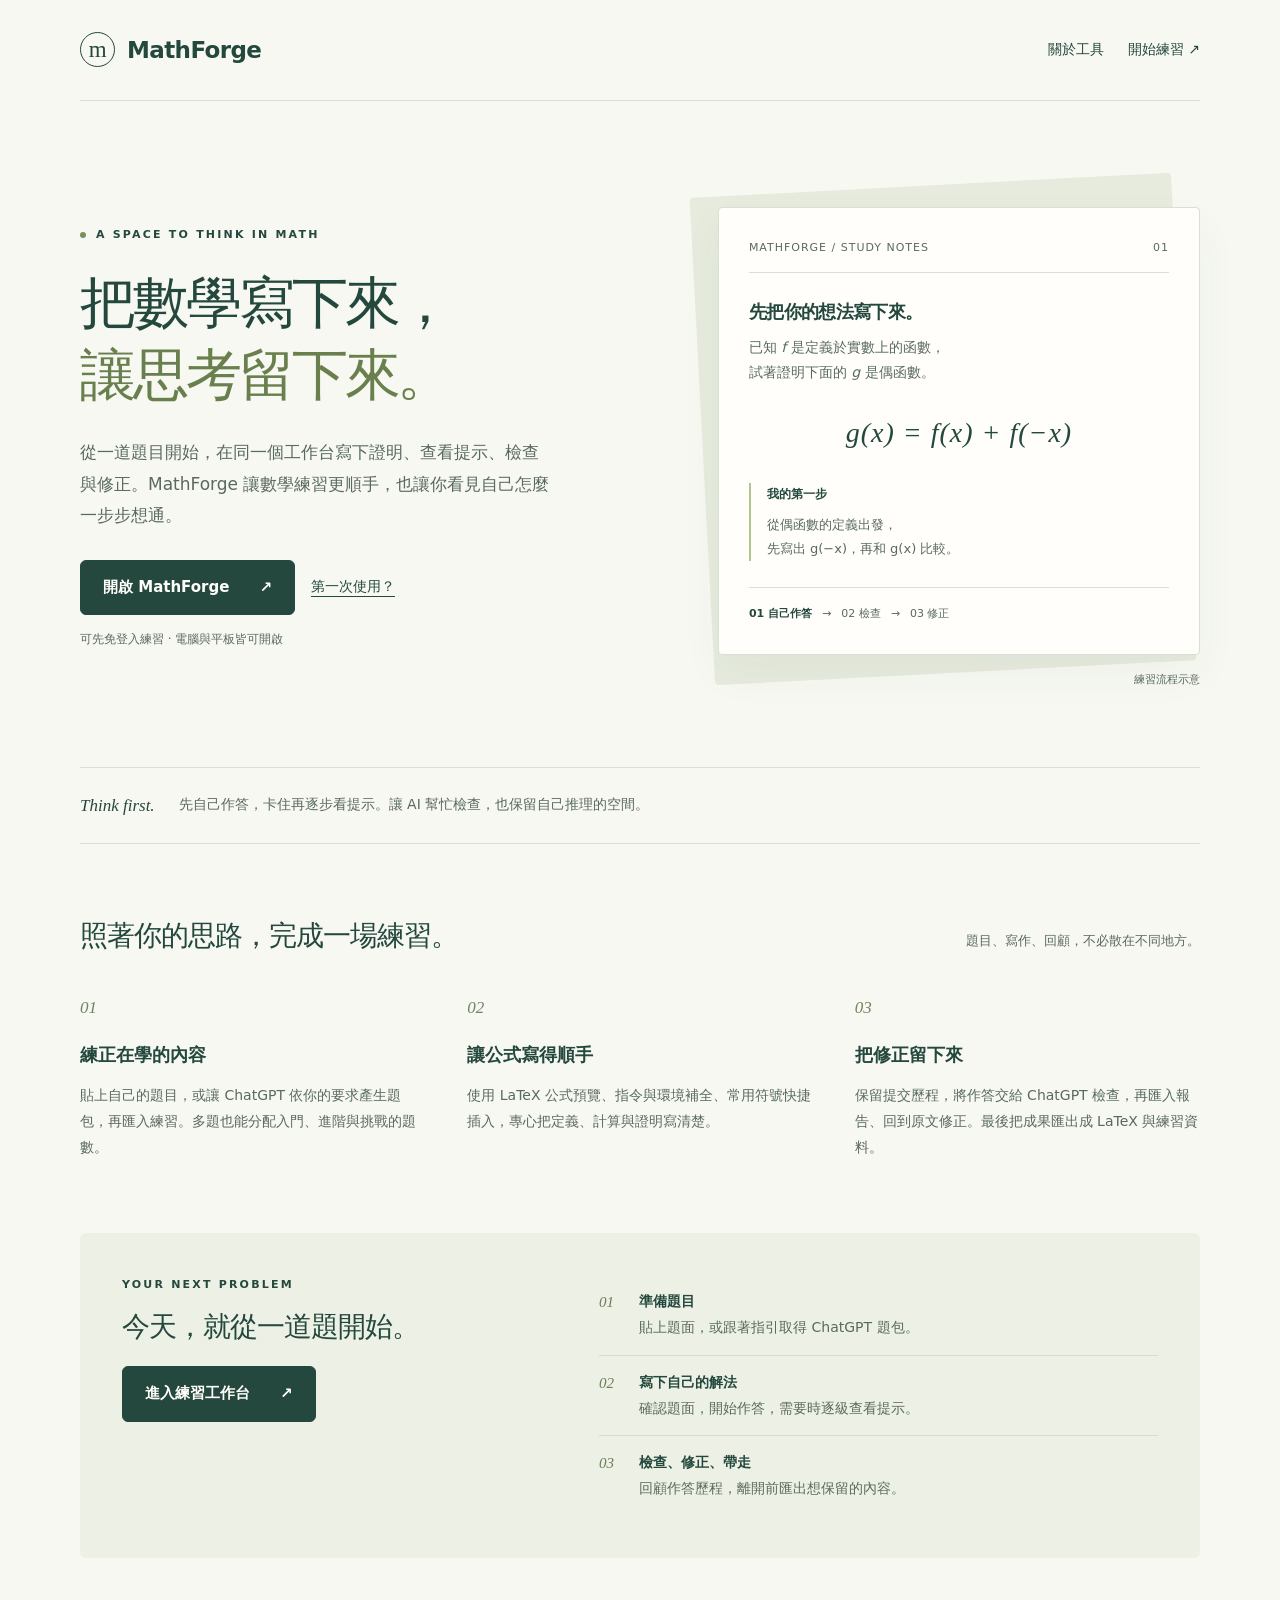
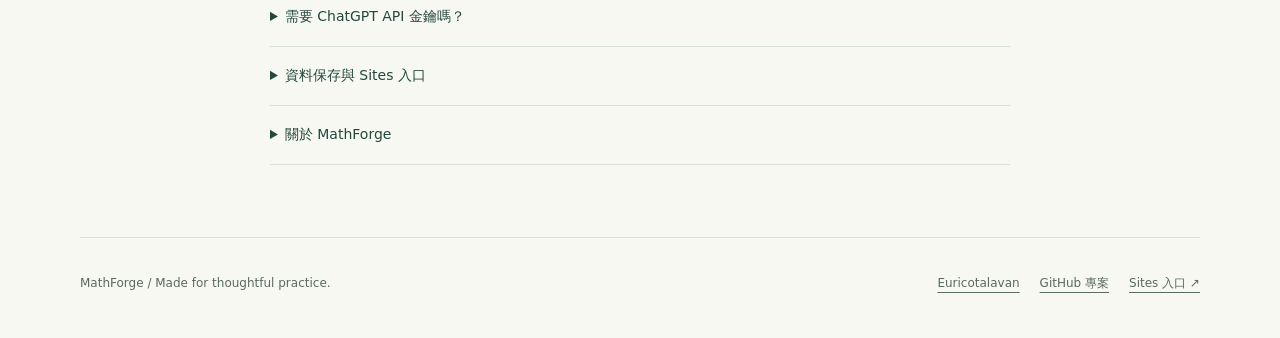
<file: index.html>
<!doctype html>
<html lang="zh-Hant">
<head>
<meta charset="utf-8">
<meta name="viewport" content="width=device-width, initial-scale=1">
<meta name="description" content="MathForge 是數學練習與 LaTeX 寫作工作台。貼上自己的題目，先作答、再逐級看提示，搭配 ChatGPT 檢查與修正，匯出自己的數學筆記。">
<meta name="theme-color" content="#f7f8f2">
<meta property="og:title" content="MathForge — 讓思考留下來">
<meta property="og:description" content="數學練習、LaTeX 寫作、檢查與修正。在同一個安靜的工作台，完成一次真正屬於你的練習。">
<meta property="og:type" content="website">
<meta property="og:url" content="https://euricotalavan.github.io/">
<title>MathForge — 讓思考留下來</title>
<style>
:root{color-scheme:light;--paper:#f7f8f2;--ink:#24483e;--muted:#596a60;--line:#d8dfd3;--white:#fffefa}
*{box-sizing:border-box}html{scroll-behavior:smooth;scroll-padding-top:24px}body{margin:0;background:var(--paper);color:var(--ink);font:16px/1.85 system-ui,-apple-system,"Segoe UI","Microsoft JhengHei",sans-serif}a{color:inherit;text-underline-offset:5px}a:focus-visible,summary:focus-visible{outline:3px solid #6b8c56;outline-offset:5px}.wrap{width:min(1120px,calc(100% - 64px));margin:auto}.skip{position:absolute;left:20px;top:-80px;padding:10px 16px;background:var(--white);z-index:10}.skip:focus{top:12px}header{display:flex;align-items:center;justify-content:space-between;gap:24px;padding:28px 0;border-bottom:1px solid var(--line)}.brand{display:inline-flex;align-items:center;gap:12px;text-decoration:none;font-size:23px;font-weight:650;letter-spacing:-.6px}.mark{display:grid;place-items:center;width:35px;height:35px;border:1px solid var(--ink);border-radius:50%;font:23px Georgia,serif}nav{display:flex;gap:24px;align-items:center;font-size:14px}nav a{text-decoration:none;min-height:44px;display:flex;align-items:center}nav a:hover{text-decoration:underline}.hero{display:grid;grid-template-columns:1.12fr 1fr;gap:64px;align-items:center;padding:84px 0 76px}.eyebrow{font-size:11px;font-weight:650;letter-spacing:.2em;text-transform:uppercase}.eyebrow span{display:inline-block;width:6px;height:6px;background:#76905f;border-radius:50%;margin-right:10px;vertical-align:middle}h1{font-size:clamp(40px,4.4vw,60px);line-height:1.28;letter-spacing:-.055em;font-weight:550;margin:22px 0 26px}h1 em{font-style:normal;color:#69804e}.lede{font-size:17px;max-width:470px;color:var(--muted);margin:0 0 28px}.actions{display:flex;gap:16px;flex-wrap:wrap;align-items:center}.button{display:inline-flex;align-items:center;justify-content:center;gap:30px;background:var(--ink);color:var(--white);border:1px solid var(--ink);border-radius:6px;padding:13px 22px;min-height:48px;font-size:15px;text-decoration:none;font-weight:600}.button:hover{background:#365b4b}.text-link{font-size:14px;padding:10px 0}.note{font-size:12px;line-height:1.8;color:var(--muted);margin:14px 0 0}.desk{position:relative;padding:22px 0 0 16px}.desk:before{content:"";position:absolute;inset:0 16px 18px 0;background:#e6ebdd;border-radius:4px;transform:rotate(-3deg)}.sheet{position:relative;background:var(--white);border:1px solid var(--line);border-radius:4px;padding:30px;box-shadow:0 18px 45px #24483e0b}.sheet-top{display:flex;align-items:center;justify-content:space-between;gap:12px;border-bottom:1px solid var(--line);padding-bottom:14px;color:var(--muted);font-size:11px;letter-spacing:.09em}.sheet h2{font-size:18px;font-weight:600;margin:26px 0 10px}.sheet p{font-size:14px;margin:0 0 14px;color:var(--muted)}.math{font:italic 28px/1.8 Georgia,"Times New Roman",serif;letter-spacing:1px;text-align:center;padding:8px 0 18px}.pencil{border-left:2px solid #b2c58e;padding-left:16px;margin:6px 0 26px}.pencil strong{display:block;font-size:12px;font-weight:600;margin-bottom:8px}.pencil p{font-size:13px}.study-steps{display:flex;gap:10px;flex-wrap:wrap;font-size:11px;border-top:1px solid var(--line);padding-top:16px;color:var(--muted)}.study-steps .current{color:var(--ink);font-weight:650}.caption{position:relative;font-size:11px;text-align:right;color:var(--muted);margin:15px 0 0}.principle{display:flex;align-items:center;gap:24px;padding:22px 0;border-block:1px solid var(--line);font-size:14px}.principle .label{font-family:Georgia,serif;font-style:italic;font-size:17px;white-space:nowrap}.principle p{margin:0;color:var(--muted)}.section{padding:72px 0}.section-heading{display:flex;justify-content:space-between;align-items:baseline;gap:24px;margin-bottom:38px}h2{font-size:28px;letter-spacing:-.035em;font-weight:550;line-height:1.4;margin:0}.section-heading p{font-size:13px;color:var(--muted);margin:0}.features{display:grid;grid-template-columns:repeat(3,1fr);gap:42px}.number{font:italic 17px Georgia,serif;color:#718460}.features h3{font-size:18px;font-weight:600;margin:15px 0 12px}.features p{font-size:14px;color:var(--muted);margin:0}.start{display:grid;grid-template-columns:.85fr 1.15fr;gap:64px;padding:42px;background:#edf1e5;border-radius:6px}.start h2{margin:12px 0 20px}.start ol{margin:0;padding:0;list-style:none;counter-reset:steps}.start li{counter-increment:steps;display:grid;grid-template-columns:24px 1fr;gap:16px;padding:14px 0;border-bottom:1px solid #d5ddcb;font-size:14px;color:var(--muted)}.start li:last-child{border:0}.start li:before{content:counter(steps,decimal-leading-zero);font:italic 15px/1.8 Georgia,serif;color:#6b7d56}.start strong{display:block;color:var(--ink);font-weight:600}.fine-print{max-width:740px;margin:30px auto 0}details{border-bottom:1px solid var(--line)}summary{cursor:pointer;padding:16px 0;font-size:14px;min-height:48px}details p{font-size:13px;color:var(--muted);margin:0 0 20px;line-height:1.9}footer{display:flex;align-items:center;justify-content:space-between;gap:24px;border-top:1px solid var(--line);padding:26px 0 36px;color:var(--muted);font-size:12px}footer p{margin:0}footer a{padding:8px 0}.footer-links{display:flex;gap:20px}
@media(max-width:900px){.hero{gap:32px;padding:56px 0}.sheet{padding:23px}.features{gap:26px}.start{gap:32px;padding:30px}.section-heading{display:block}.section-heading p{margin-top:12px}}
@media(max-width:650px){.wrap{width:calc(100% - 40px)}header{padding:20px 0;gap:16px}.brand{font-size:21px}nav{gap:18px}nav .nav-about{display:none}.hero{grid-template-columns:1fr;gap:40px;padding:44px 0}.hero h1{font-size:clamp(34px,10vw,44px)}.lede{font-size:16px}.desk{max-width:430px;width:100%;margin:auto}.sheet{padding:24px}.math{font-size:clamp(21px,6vw,28px)}.principle{display:block}.principle .label{display:block;margin-bottom:6px}.section{padding:46px 0}.section-heading{margin-bottom:28px}.features{grid-template-columns:1fr;gap:26px}.features article{display:grid;grid-template-columns:26px 1fr;column-gap:16px}.number{grid-row:1/3;padding-top:6px}.features h3{margin:0 0 8px}.features p{grid-column:2}.start{grid-template-columns:1fr;gap:22px;padding:24px}.start h2{font-size:25px}footer{align-items:flex-start;flex-direction:column;gap:8px}.footer-links{flex-wrap:wrap}h2{font-size:26px}}
@media(prefers-reduced-motion:reduce){html{scroll-behavior:auto}}
</style>
</head>
<body>
<a class="skip" href="#main">跳到主要內容</a>
<div class="wrap">
<header>
<a class="brand" href="./" aria-label="MathForge 首頁"><span class="mark" aria-hidden="true">m</span>MathForge</a>
<nav aria-label="主要導覽"><a class="nav-about" href="#about">關於工具</a><a href="https://euricotalavan.github.io/mathforge-scratch/">開始練習 ↗</a></nav>
</header>
<main id="main">
<section class="hero" aria-labelledby="hero-title">
<div>
<div class="eyebrow"><span></span>A SPACE TO THINK IN MATH</div>
<h1 id="hero-title">把數學寫下來，<br><em>讓思考留下來。</em></h1>
<p class="lede">從一道題目開始，在同一個工作台寫下證明、查看提示、檢查與修正。MathForge 讓數學練習更順手，也讓你看見自己怎麼一步步想通。</p>
<div class="actions"><a class="button" href="https://euricotalavan.github.io/mathforge-scratch/">開啟 MathForge <span aria-hidden="true">↗</span></a><a class="text-link" href="#start">第一次使用？</a></div>
<p class="note">可先免登入練習 · 電腦與平板皆可開啟</p>
</div>
<div class="desk">
<div class="sheet">
<div class="sheet-top"><span>MATHFORGE / STUDY NOTES</span><span>01</span></div>
<h2>先把你的想法寫下來。</h2>
<p>已知 <i>f</i> 是定義於實數上的函數，<br>試著證明下面的 <i>g</i> 是偶函數。</p>
<div class="math" aria-label="g of x equals f of x plus f of negative x">g(x) = f(x) + f(−x)</div>
<div class="pencil"><strong>我的第一步</strong><p>從偶函數的定義出發，<br>先寫出 g(−x)，再和 g(x) 比較。</p></div>
<div class="study-steps"><span class="current">01 自己作答</span><span aria-hidden="true">→</span><span>02 檢查</span><span aria-hidden="true">→</span><span>03 修正</span></div>
</div>
<p class="caption">練習流程示意</p>
</div>
</section>
<div class="principle"><span class="label">Think first.</span><p>先自己作答，卡住再逐步看提示。讓 AI 幫忙檢查，也保留自己推理的空間。</p></div>
<section id="about" class="section" aria-labelledby="features-title">
<div class="section-heading"><h2 id="features-title">照著你的思路，完成一場練習。</h2><p>題目、寫作、回顧，不必散在不同地方。</p></div>
<div class="features">
<article><span class="number">01</span><h3>練正在學的內容</h3><p>貼上自己的題目，或讓 ChatGPT 依你的要求產生題包，再匯入練習。多題也能分配入門、進階與挑戰的題數。</p></article>
<article><span class="number">02</span><h3>讓公式寫得順手</h3><p>使用 LaTeX 公式預覽、指令與環境補全、常用符號快捷插入，專心把定義、計算與證明寫清楚。</p></article>
<article><span class="number">03</span><h3>把修正留下來</h3><p>保留提交歷程，將作答交給 ChatGPT 檢查，再匯入報告、回到原文修正。最後把成果匯出成 LaTeX 與練習資料。</p></article>
</div>
</section>
<section id="start" class="section" style="padding-top:0" aria-labelledby="start-title">
<div class="start">
<div><div class="eyebrow">YOUR NEXT PROBLEM</div><h2 id="start-title">今天，就從一道題開始。</h2><a class="button" href="https://euricotalavan.github.io/mathforge-scratch/">進入練習工作台 <span aria-hidden="true">↗</span></a></div>
<ol><li><div><strong>準備題目</strong>貼上題面，或跟著指引取得 ChatGPT 題包。</div></li><li><div><strong>寫下自己的解法</strong>確認題面，開始作答，需要時逐級查看提示。</div></li><li><div><strong>檢查、修正、帶走</strong>回顧作答歷程，離開前匯出想保留的內容。</div></li></ol>
</div>
<div class="fine-print">
<details><summary>需要 ChatGPT API 金鑰嗎？</summary><p>不需要在 MathForge 填入 API 金鑰。出題與檢查採用手動往返：複製要求到你自己的 ChatGPT，再把 JSON 題包或報告匯入。你也可以只貼自己的題目來練習；缺少提示或解答不會阻擋作答。</p></details>
<details><summary>資料保存與 Sites 入口</summary><p>免登入練習請在重新整理或離開前匯出資料。雲端保存目前需獲授權的帳號。另有 <a href="https://mathforge-euricotalavan.eurico303.chatgpt.site/">MathForge · ChatGPT Sites 入口</a>，目前需存取授權；第一次體驗建議使用上方的公開網頁版。</p></details>
<details><summary>關於 MathForge</summary><p>我是 Euricotalavan。MathForge 從我自己的數學學習需求出發，持續改善寫作、練習與回顧的體驗。它支援常用 LaTeX 公式預覽，並非完整 TeX 編譯器；ChatGPT 提供的題目和判斷，也仍需要自己核對。</p></details>
</div>
</section>
</main>
<footer><p>MathForge <span aria-hidden="true">/</span> Made for thoughtful practice.</p><div class="footer-links"><a href="https://github.com/Euricotalavan">Euricotalavan</a><a href="https://github.com/Euricotalavan/mathforge-scratch">GitHub 專案</a><a href="https://mathforge-euricotalavan.eurico303.chatgpt.site/">Sites 入口 ↗</a></div></footer>
</div>
</body>
</html>
</file>
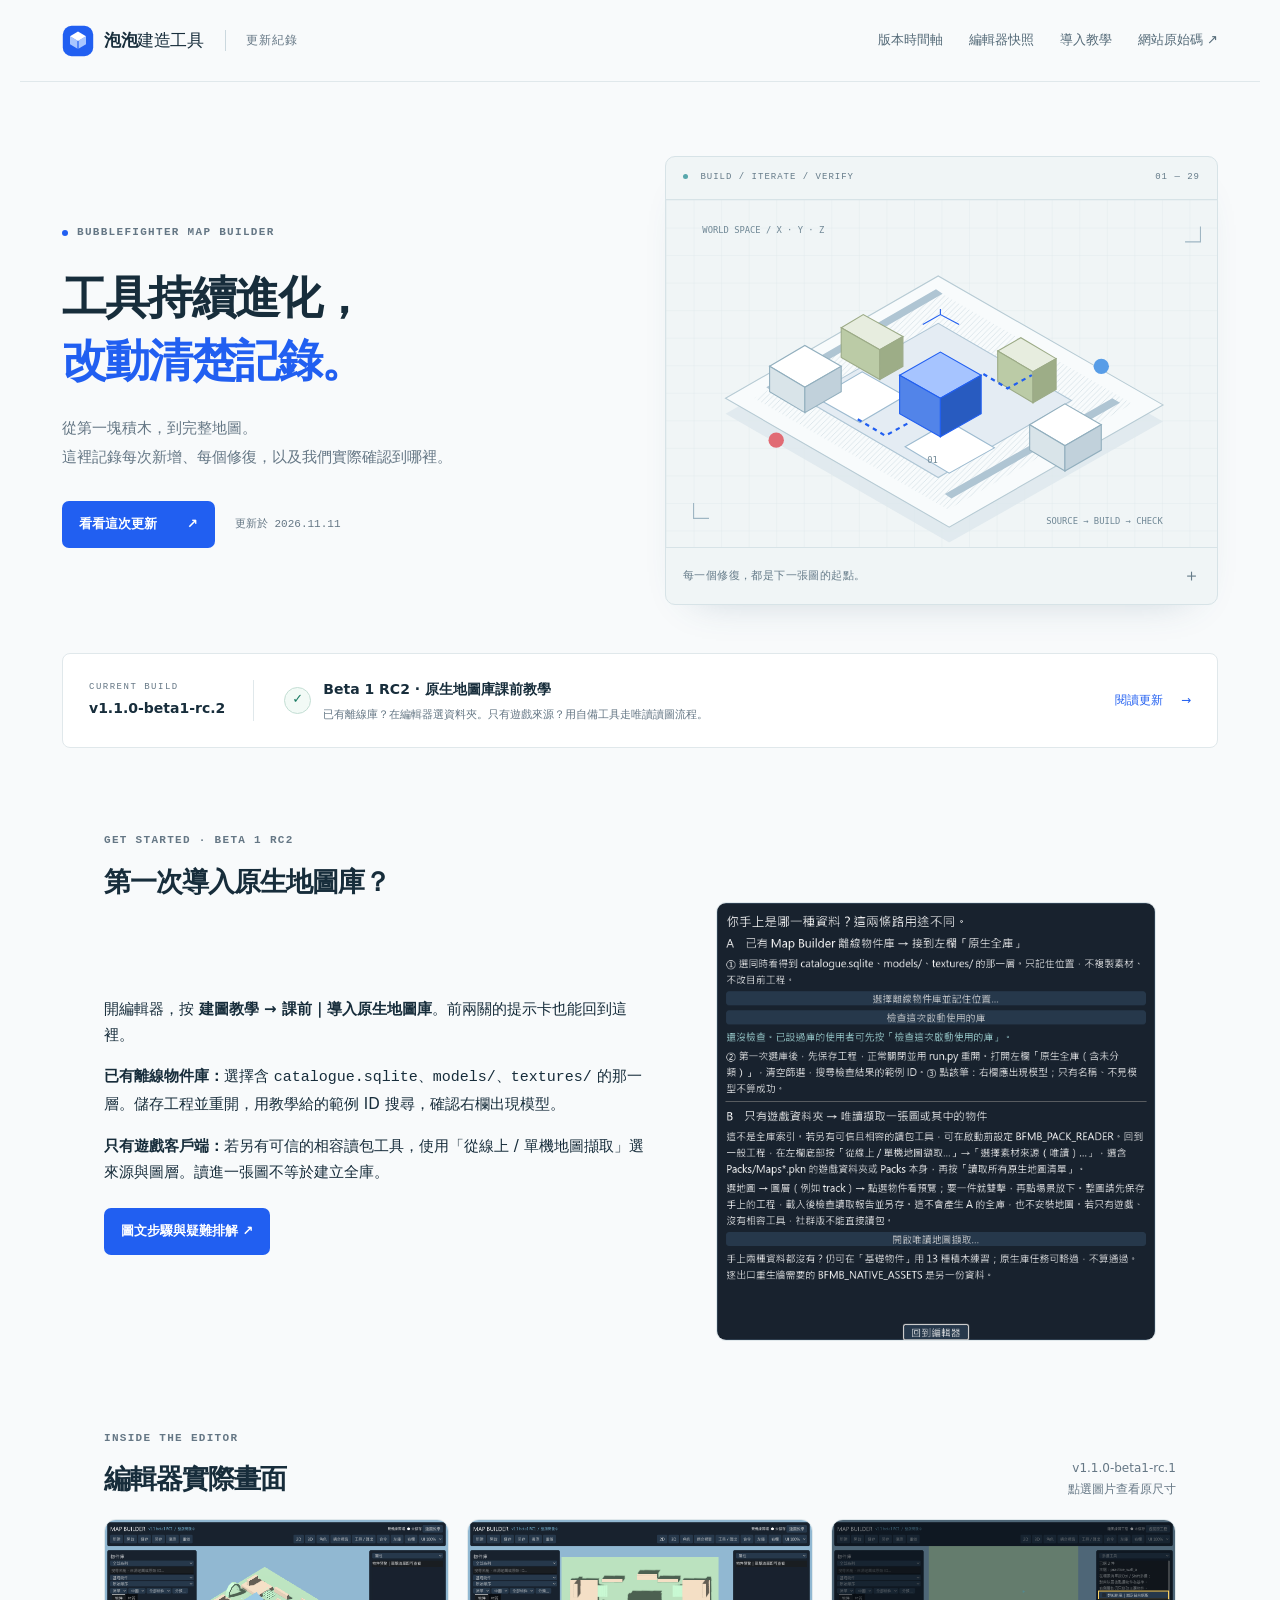
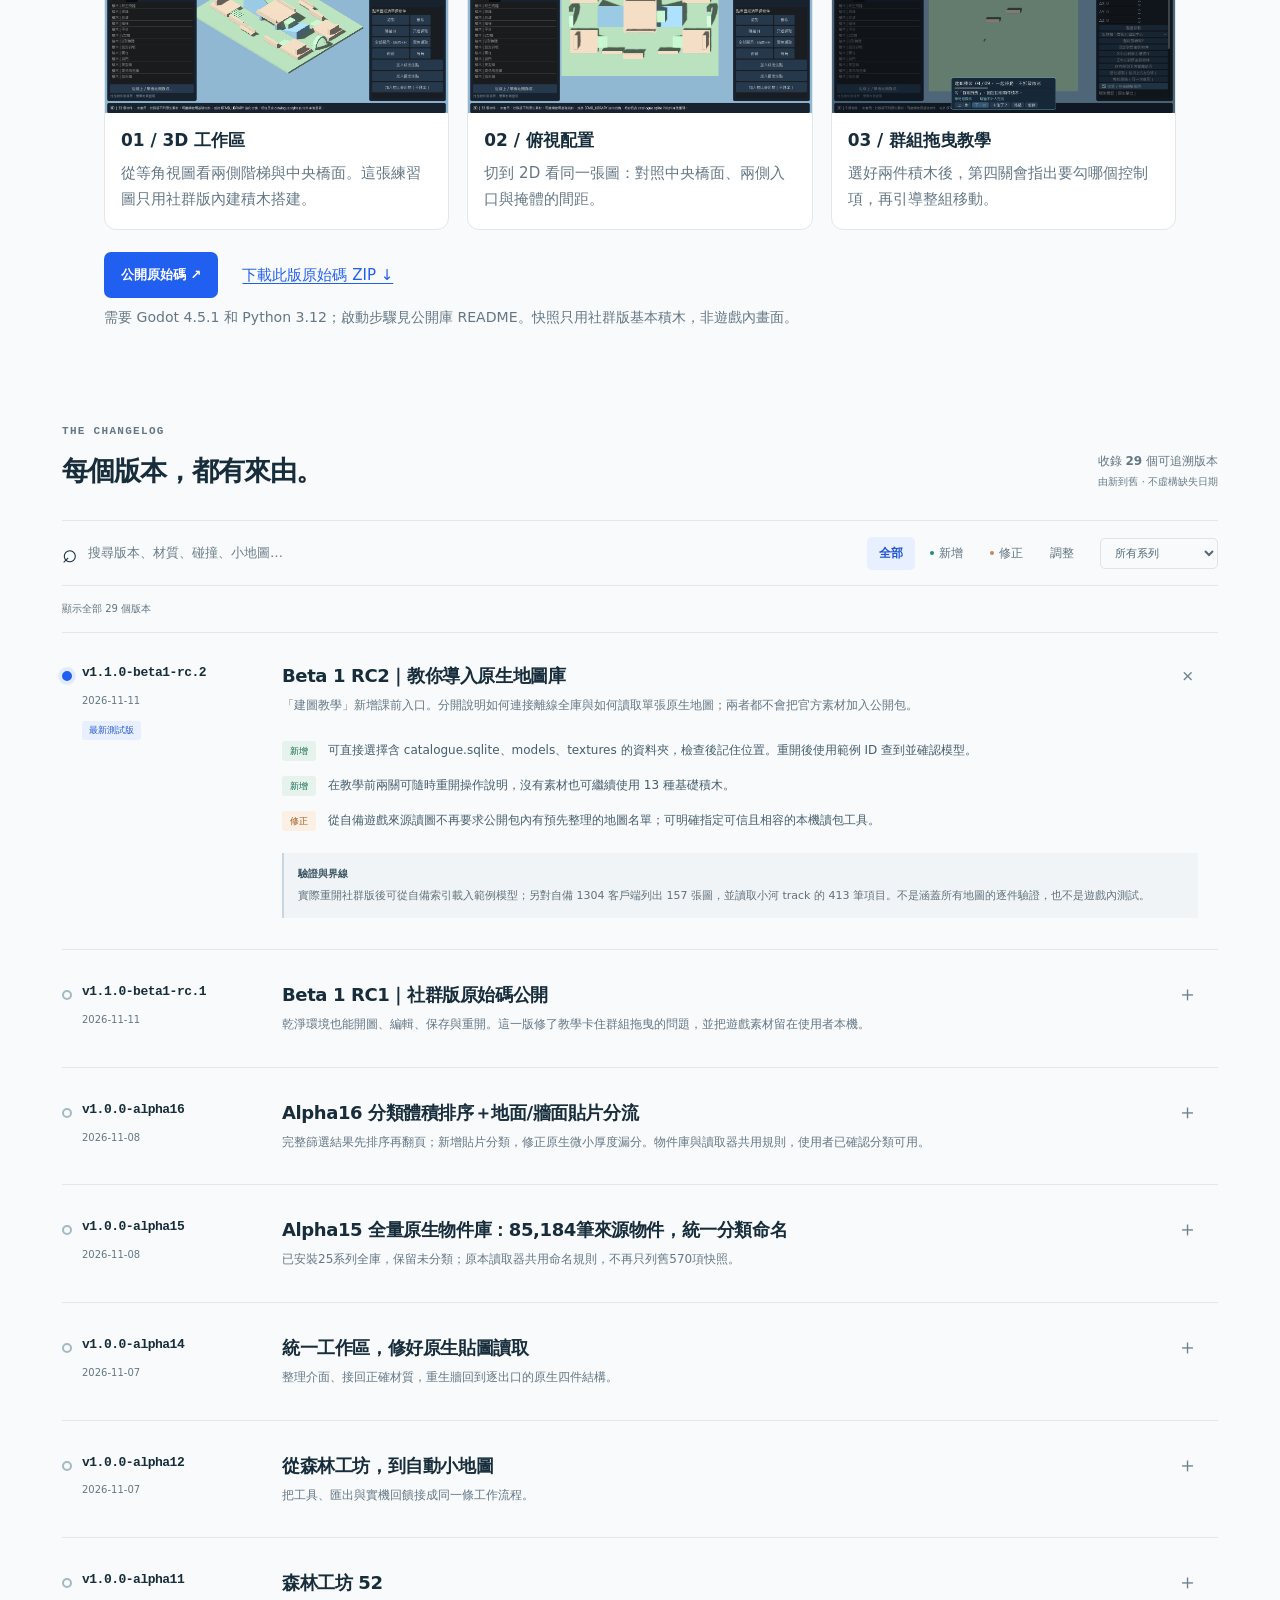
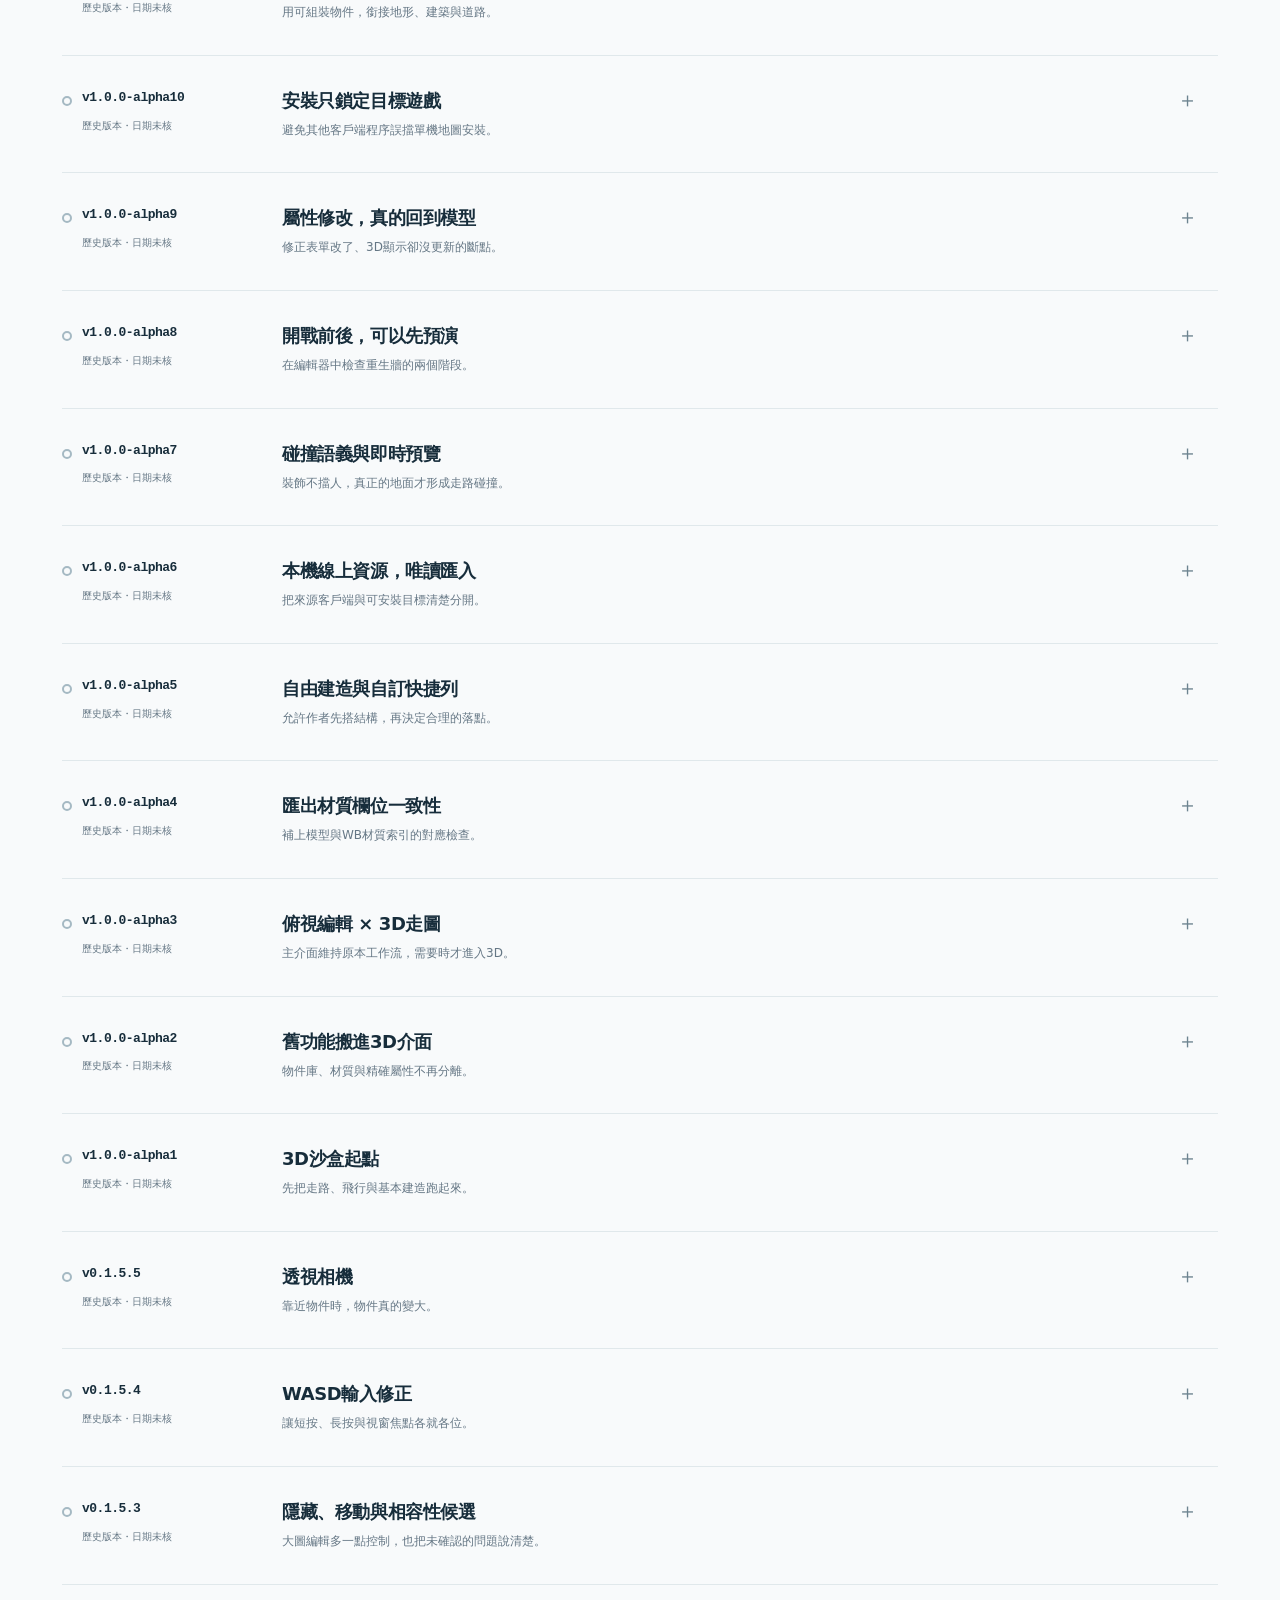
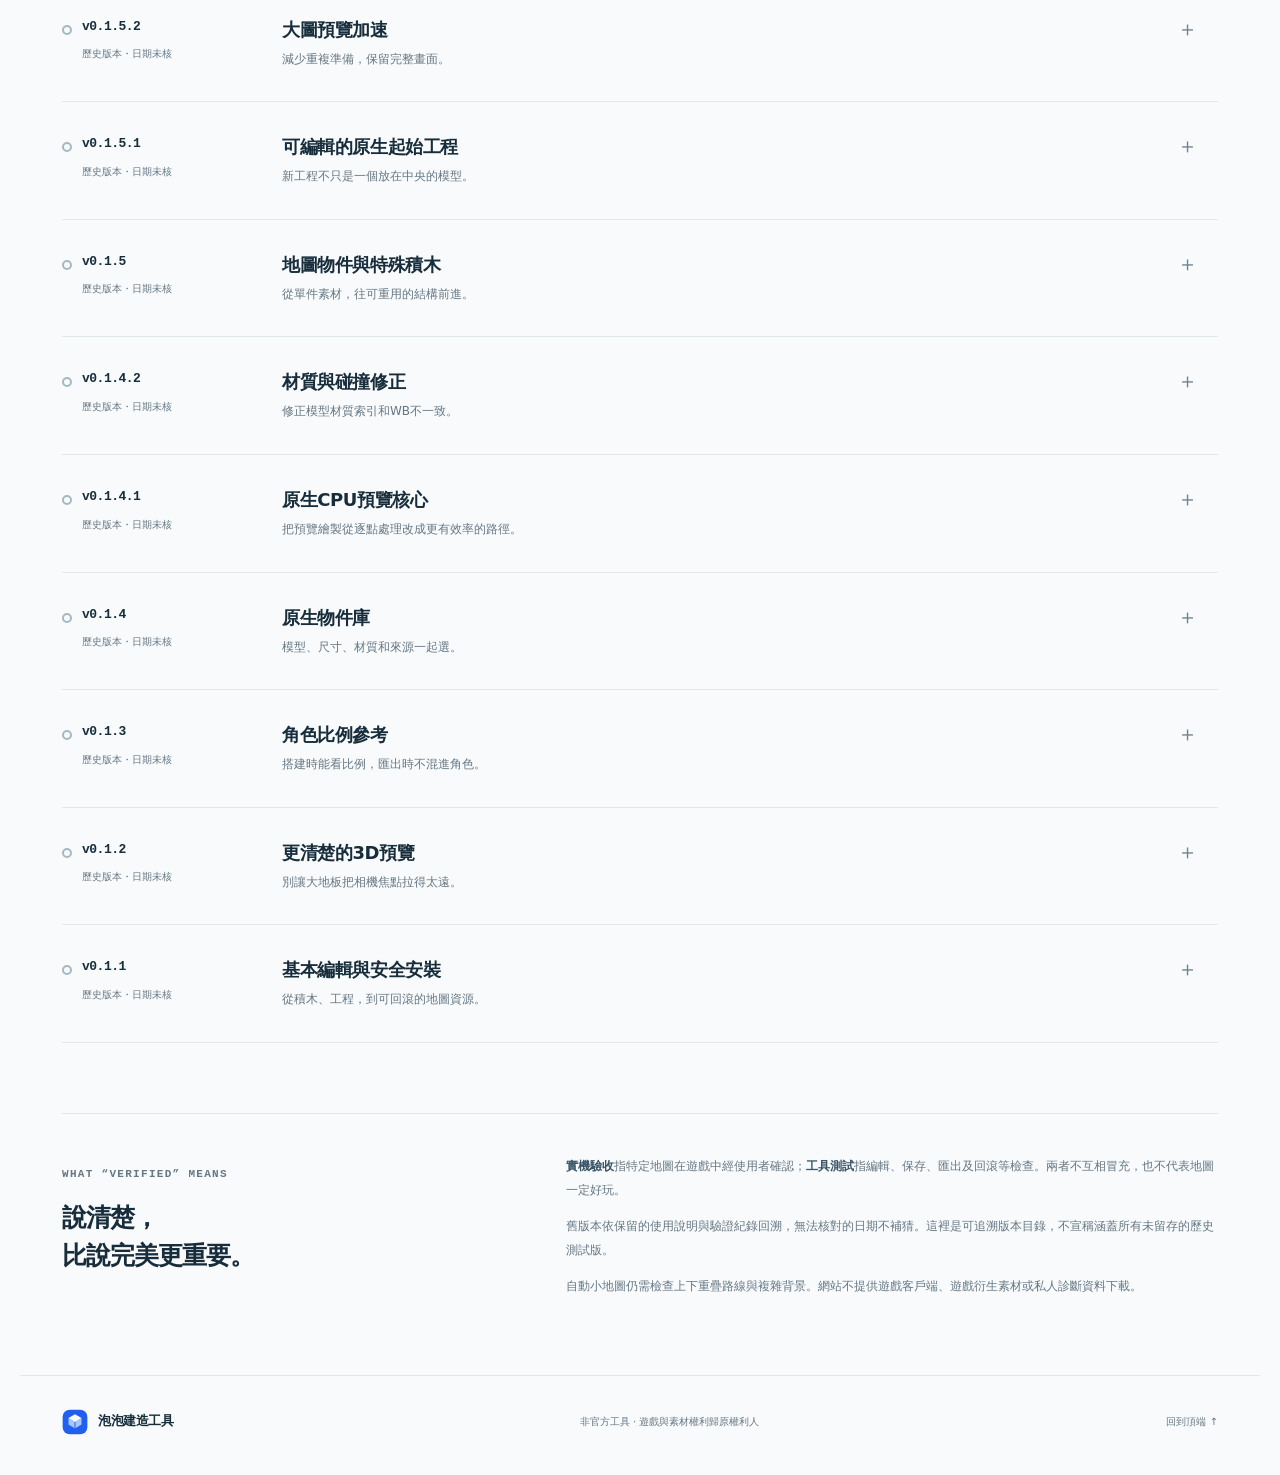
<file: bubblefighter-map-builder/index.html>
<!doctype html><html lang="zh-Hant"><head><meta charset="utf-8"><meta name="viewport" content="width=device-width, initial-scale=1"><meta name="description" content="泡泡建造工具版本紀錄：每個版本新增了什麼、修了哪些Bug，以及已驗證與待確認的界線。"><meta name="color-scheme" content="light"><meta property="og:title" content="泡泡建造工具｜版本紀錄"><meta property="og:description" content="從俯視積木到3D森林工坊，讓每次改動都有跡可循。"><title>泡泡建造工具｜版本紀錄</title><link rel="icon" href="mark.svg" type="image/svg+xml"><link rel="stylesheet" href="style.css"><script src="app.js" defer></script></head><body id="top"><a class="skip" href="#releases">跳至版本紀錄</a><header class="topbar"><a class="brand" href="./" aria-label="泡泡建造工具首頁"><img src="mark.svg" width="32" height="32" alt=""><span>泡泡<span class="brand-light">建造工具</span></span><span class="nav-label">更新紀錄</span></a><nav aria-label="主要導覽"><a href="#releases">版本時間軸</a><a href="#snapshots">編輯器快照</a><a href="#native-library">導入教學</a><a href="https://github.com/Euricotalavan/euricotalavan.github.io/tree/main/bubblefighter-map-builder" target="_blank" rel="noopener noreferrer">網站原始碼 ↗</a></nav></header><main><section class="hero"><div class="hero-copy"><p class="eyebrow"><span class="dot"></span> BUBBLEFIGHTER MAP BUILDER</p><h1>工具持續進化，<br><span>改動清楚記錄。</span></h1><p class="intro">從第一塊積木，到完整地圖。<br>這裡記錄每次新增、每個修復，以及我們實際確認到哪裡。</p><div class="hero-actions"><a class="button" href="#v1-1-0-beta1-rc-2">看看這次更新 <span aria-hidden="true">↗</span></a><span class="updated">更新於 2026.11.11</span></div></div><div class="hero-visual" aria-label="抽象地圖編輯示意，非遊戲截圖"><div class="visual-top"><span><i></i> BUILD / ITERATE / VERIFY</span><span>01 — 29</span></div><img src="blueprint.svg" alt="積木、路線與兩個基地組成的幾何地圖藍圖" width="500" height="315"><div class="visual-bottom"><span>每一個修復，都是下一張圖的起點。</span><span class="cross">＋</span></div></div></section><section class="current-strip" aria-label="目前版本狀態"><div><span class="overline">CURRENT BUILD</span><strong>v1.1.0-beta1-rc.2</strong></div><div class="strip-info"><span class="check">✓</span><div><strong>Beta 1 RC2 · 原生地圖庫課前教學</strong><span>已有離線庫？在編輯器選資料夾。只有遊戲來源？用自備工具走唯讀讀圖流程。</span></div></div><a href="#v1-1-0-beta1-rc-2" aria-label="閱讀1.1.0-beta1-rc.2更新">閱讀更新 <span aria-hidden="true">→</span></a></section><section id="native-library" class="snapshots" aria-labelledby="library-title"><p class="eyebrow">GET STARTED · BETA 1 RC2</p><h2 id="library-title">第一次導入原生地圖庫？</h2><div class="lesson-layout"><div><p>開編輯器，按 <strong>建圖教學 → 課前｜導入原生地圖庫</strong>。前兩關的提示卡也能回到這裡。</p><p><strong>已有離線物件庫：</strong>選擇含 <code>catalogue.sqlite</code>、<code>models/</code>、<code>textures/</code> 的那一層。儲存工程並重開，用教學給的範例 ID 搜尋，確認右欄出現模型。</p><p><strong>只有遊戲客戶端：</strong>若另有可信的相容讀包工具，使用「從線上 / 單機地圖擷取」選來源與圖層。讀進一張圖不等於建立全庫。</p><a class="button" href="https://github.com/Euricotalavan/bubblefighter-map-builder-community/blob/v1.1.0-beta1-rc.2/docs/native-library.md">圖文步驟與疑難排解 ↗</a></div><a href="snapshots/rc2/native-library.webp" aria-label="放大課前教學截圖"><img src="snapshots/rc2/native-library.webp" alt="RC2 的課前教學，分為選擇離線物件庫與唯讀地圖擷取兩條路徑" width="620" height="619" loading="lazy"></a></div></section><section id="snapshots" class="snapshots" aria-labelledby="snapshot-title"><div class="section-heading"><div><p class="eyebrow">INSIDE THE EDITOR</p><h2 id="snapshot-title">編輯器實際畫面</h2></div><p>v1.1.0-beta1-rc.1<br>點選圖片查看原尺寸</p></div><div class="snap-grid"><figure><a href="snapshots/rc1/workbench.webp" aria-label="查看原尺寸：等角視圖：中央橋面、雙側坡道與拱門"><img src="snapshots/rc1/workbench.webp" width="1331" height="749" alt="等角視圖：中央橋面、雙側坡道與拱門" loading="lazy" decoding="async"></a><figcaption><strong>01 / 3D 工作區</strong><p>從等角視圖看兩側階梯與中央橋面。這張練習圖只用社群版內建積木搭建。</p></figcaption></figure><figure><a href="snapshots/rc1/plan.webp" aria-label="查看原尺寸：同一座雙橋練習場的俯視配置"><img src="snapshots/rc1/plan.webp" width="1331" height="749" alt="同一座雙橋練習場的俯視配置" loading="lazy" decoding="async"></a><figcaption><strong>02 / 俯視配置</strong><p>切到 2D 看同一張圖：對照中央橋面、兩側入口與掩體的間距。</p></figcaption></figure><figure><a href="snapshots/rc1/tutorial.webp" aria-label="查看原尺寸：建圖練習第四關以黃色框線指向右欄群組拖曳"><img src="snapshots/rc1/tutorial.webp" width="1331" height="749" alt="建圖練習第四關以黃色框線指向右欄群組拖曳" loading="lazy" decoding="async"></a><figcaption><strong>03 / 群組拖曳教學</strong><p>選好兩件積木後，第四關會指出要勾哪個控制項，再引導整組移動。</p></figcaption></figure></div><div class="snap-links"><a class="button" href="https://github.com/Euricotalavan/bubblefighter-map-builder-community">公開原始碼 ↗</a><a href="https://github.com/Euricotalavan/bubblefighter-map-builder-community/archive/refs/tags/v1.1.0-beta1-rc.2.zip">下載此版原始碼 ZIP ↓</a></div><p class="snap-note">需要 Godot 4.5.1 和 Python 3.12；啟動步驟見公開庫 README。快照只用社群版基本積木，非遊戲內畫面。</p></section><section id="releases" class="history"><div class="section-heading"><div><p class="eyebrow">THE CHANGELOG</p><h2>每個版本，都有來由。</h2></div><p>收錄 <strong>29</strong> 個可追溯版本<br><span>由新到舊 · 不虛構缺失日期</span></p></div><div class="filters"><label class="search"><span aria-hidden="true">⌕</span><span class="sr-only">搜尋版本或更新內容</span><input id="search" type="search" placeholder="搜尋版本、材質、碰撞、小地圖…" autocomplete="off"></label><div class="filter-buttons" role="group" aria-label="依更新類型篩選"><button type="button" data-filter="all" aria-pressed="true">全部</button><button type="button" data-filter="new" aria-pressed="false"><i class="new-dot"></i>新增</button><button type="button" data-filter="fix" aria-pressed="false"><i class="fix-dot"></i>修正</button><button type="button" data-filter="change" aria-pressed="false">調整</button></div><label class="sr-only" for="family">版本系列</label><select id="family"><option value="all">所有系列</option><option value="beta">1.1 Beta</option><option value="alpha">1.0 Alpha</option><option value="classic">早期編輯器 0.1</option></select></div><div class="result-meta"><p id="result-count" aria-live="polite">顯示全部 29 個版本</p><button id="clear" type="button" hidden>清除篩選 ↺</button></div><div id="release-list"><article class="release latest" id="v1-1-0-beta1-rc-2" data-family="beta" data-kinds="fix new" data-search="1.1.0-beta1-rc.2 Beta 1 RC2｜教你導入原生地圖庫 「建圖教學」新增課前入口。分開說明如何連接離線全庫與如何讀取單張原生地圖；兩者都不會把官方素材加入公開包。 可直接選擇含 catalogue.sqlite、models、textures 的資料夾，檢查後記住位置。重開後使用範例 ID 查到並確認模型。 在教學前兩關可隨時重開操作說明，沒有素材也可繼續使用 13 種基礎積木。 從自備遊戲來源讀圖不再要求公開包內有預先整理的地圖名單；可明確指定可信且相容的本機讀包工具。"><div class="release-rail"><a href="#v1-1-0-beta1-rc-2" class="version">v1.1.0-beta1-rc.2</a><span class="release-date">2026-11-11</span><span class="latest-label">最新測試版</span></div><details open><summary><div><h3>Beta 1 RC2｜教你導入原生地圖庫</h3><p>「建圖教學」新增課前入口。分開說明如何連接離線全庫與如何讀取單張原生地圖；兩者都不會把官方素材加入公開包。</p></div><span class="expand" aria-hidden="true">＋</span></summary><div class="release-body"><ul><li data-kind="new"><span class="tag new">新增</span><span>可直接選擇含 catalogue.sqlite、models、textures 的資料夾，檢查後記住位置。重開後使用範例 ID 查到並確認模型。</span></li><li data-kind="new"><span class="tag new">新增</span><span>在教學前兩關可隨時重開操作說明，沒有素材也可繼續使用 13 種基礎積木。</span></li><li data-kind="fix"><span class="tag fix">修正</span><span>從自備遊戲來源讀圖不再要求公開包內有預先整理的地圖名單；可明確指定可信且相容的本機讀包工具。</span></li></ul><p class="release-note"><span>驗證與界線</span>實際重開社群版後可從自備索引載入範例模型；另對自備 1304 客戶端列出 157 張圖，並讀取小河 track 的 413 筆項目。不是涵蓋所有地圖的逐件驗證，也不是遊戲內測試。</p></div></details></article>
<article class="release" id="v1-1-0-beta1-rc-1" data-family="beta" data-kinds="change fix new" data-search="1.1.0-beta1-rc.1 Beta 1 RC1｜社群版原始碼公開 乾淨環境也能開圖、編輯、保存與重開。這一版修了教學卡住群組拖曳的問題，並把遊戲素材留在使用者本機。 內建 13 種由程式生成的基本積木；不需要遊戲資源就能開始。若已有相容離線物件庫，可選擇唯讀接入。 「一起移動」會提示如何加選第二件，並讓提示卡避開拖曳起點。只動一件再補選，不會被判成整組完成。 修正關閉編輯器後量測工具未釋放的問題，並限制內嵌貼圖的讀取範圍。 以全新公開庫發行社群原始碼；不包含舊私人 Git 歷史、遊戲安裝包或官方素材。"><div class="release-rail"><a href="#v1-1-0-beta1-rc-1" class="version">v1.1.0-beta1-rc.1</a><span class="release-date">2026-11-11</span></div><details ><summary><div><h3>Beta 1 RC1｜社群版原始碼公開</h3><p>乾淨環境也能開圖、編輯、保存與重開。這一版修了教學卡住群組拖曳的問題，並把遊戲素材留在使用者本機。</p></div><span class="expand" aria-hidden="true">＋</span></summary><div class="release-body"><ul><li data-kind="new"><span class="tag new">新增</span><span>內建 13 種由程式生成的基本積木；不需要遊戲資源就能開始。若已有相容離線物件庫，可選擇唯讀接入。</span></li><li data-kind="fix"><span class="tag fix">修正</span><span>「一起移動」會提示如何加選第二件，並讓提示卡避開拖曳起點。只動一件再補選，不會被判成整組完成。</span></li><li data-kind="fix"><span class="tag fix">修正</span><span>修正關閉編輯器後量測工具未釋放的問題，並限制內嵌貼圖的讀取範圍。</span></li><li data-kind="change"><span class="tag change">調整</span><span>以全新公開庫發行社群原始碼；不包含舊私人 Git 歷史、遊戲安裝包或官方素材。</span></li></ul><p class="release-note"><span>驗證與界線</span>社群版的保存重開與群組拖曳等 6 項自動回歸通過；9 關教學的完整自動走查另有自備相容物件庫及來源素材，不是裸包就有原生重生牆，也不是 710 實機驗收。</p></div></details></article>
<article class="release" id="v1-0-0-alpha16" data-family="alpha" data-kinds="change fix new" data-search="1.0.0-alpha16 Alpha16 分類體積排序＋地面/牆面貼片分流 完整篩選結果先排序再翻頁；新增貼片分類，修正原生微小厚度漏分。物件庫與讀取器共用規則，使用者已確認分類可用。 物件庫新增「原始順序」「體積：由小到大」「體積：由大到小」。以原生包圍盒的長×寬×高做數值排序，不按名稱字串，也不冒稱實心模型體積；單位沿用遊戲單位。 原生全庫先依系列、類別與搜尋文字取得完整匹配集合，再排序，最後才切成每頁60筆。下一頁、上一頁及最後一頁延續同一個全域順序，不是各頁自行排序。 改變排序或篩選條件時回到第一頁，保留目前選定的其他條件。相同體積依固定來源順序排列，未知／無效尺寸置後；零厚度物件的體積可為0，不因此漏列。 補齊內部驗收發現的舊分類入口未呼叫排序問題；核心建圖、道具等入口也支援完整顯示集合排序，保留變體、選取及拖放中繼資料，不只原生全庫有效。 排序先處理輕量物件ID與體積，再讀取該頁完整資料，避免把整批大型模型中繼資料送進暫存排序，降低大物件庫的查詢負擔。模型仍按需載入。 保留Alpha15的85,184筆來源物件與25系列，不刪除來源紀錄。貼片分流後共10,336筆歸入貼片類，完全未分類由原2,988筆降為2,648筆（340筆轉入貼片類，並非被刪除）；其餘未分類仍保留。這是來源出現筆數，不是獨立模型種類，也不是全物件用途或遊戲性審查完成。 新版獨立安裝，舊版與舊工程保留；不可變模型及貼圖內容重用，索引各版獨立。排序設定不修改工程內容，不涉及水站、遊戲包或遊戲規則。 2026-11-08使用者已確認「排序跟翻頁都正常」。此人工確認限本次分類內體積排序與翻頁，不擴大成其他功能或所有地圖的全面驗收。 新增獨立類別「地面/牆面貼片」。以下兩項採「或」判定並優先於原生屬性分類：任一原生尺寸以名稱使用的兩位小數格式顯示為0；或以完整精度計算原生包圍盒X×Y×Z，體積 &lt; 15。這是包圍盒體積，不是網格實心體積，也不是任一邊長小於15。 體積門檻嚴格小於15，不含剛好15；但若物件另符合原有「尺寸顯示為0」規則，仍保留在貼片類。規則跨全部系列與類別套用，不只處理「掩體/不可翻」，也不因名稱含ready或spawnMarker而豁免。 修正原生浮點微小厚度漏分：例如實際寬度0.000244140625，名稱顯示「寬0」，先前卻因不精確等於0而留在掩體類。最初抽出5,054筆精確零體積物件，補入4,593筆顯示為0的微厚度物件後為9,647筆，再依體積 &lt; 15追加689筆，最終共10,336筆；各階段為累計，不重複加總。 全量物件庫與線上／單機原生讀取器共用最新分類、命名規則；更新讀取器材質預覽快取版本，避免沿用舊分類名稱。名稱沿用「系列\類別\子類別（有才加）\長Z×寬X×高Y」，保留原始名稱與ID搜尋及原分類追溯資訊。 這次只修改分類、顯示名稱與索引中繼資料；原始完整精度尺寸、模型頂點、UV、材質、原生旗標及碰撞資料不動。不把物件尺寸真的壓成0，不修改遊戲包、水站結構或服主交接包。 2026-11-08使用者確認「這樣分類可以了」。此人工確認限本輪地面/牆面貼片分流；原有排序與翻頁確認繼續保留，不擴大成全物件碰撞或遊戲功能驗收。"><div class="release-rail"><a href="#v1-0-0-alpha16" class="version">v1.0.0-alpha16</a><span class="release-date">2026-11-08</span></div><details ><summary><div><h3>Alpha16 分類體積排序＋地面/牆面貼片分流</h3><p>完整篩選結果先排序再翻頁；新增貼片分類，修正原生微小厚度漏分。物件庫與讀取器共用規則，使用者已確認分類可用。</p></div><span class="expand" aria-hidden="true">＋</span></summary><div class="release-body"><ul><li data-kind="new"><span class="tag new">新增</span><span>物件庫新增「原始順序」「體積：由小到大」「體積：由大到小」。以原生包圍盒的長×寬×高做數值排序，不按名稱字串，也不冒稱實心模型體積；單位沿用遊戲單位。</span></li><li data-kind="new"><span class="tag new">新增</span><span>原生全庫先依系列、類別與搜尋文字取得完整匹配集合，再排序，最後才切成每頁60筆。下一頁、上一頁及最後一頁延續同一個全域順序，不是各頁自行排序。</span></li><li data-kind="change"><span class="tag change">調整</span><span>改變排序或篩選條件時回到第一頁，保留目前選定的其他條件。相同體積依固定來源順序排列，未知／無效尺寸置後；零厚度物件的體積可為0，不因此漏列。</span></li><li data-kind="fix"><span class="tag fix">修正</span><span>補齊內部驗收發現的舊分類入口未呼叫排序問題；核心建圖、道具等入口也支援完整顯示集合排序，保留變體、選取及拖放中繼資料，不只原生全庫有效。</span></li><li data-kind="change"><span class="tag change">調整</span><span>排序先處理輕量物件ID與體積，再讀取該頁完整資料，避免把整批大型模型中繼資料送進暫存排序，降低大物件庫的查詢負擔。模型仍按需載入。</span></li><li data-kind="change"><span class="tag change">調整</span><span>保留Alpha15的85,184筆來源物件與25系列，不刪除來源紀錄。貼片分流後共10,336筆歸入貼片類，完全未分類由原2,988筆降為2,648筆（340筆轉入貼片類，並非被刪除）；其餘未分類仍保留。這是來源出現筆數，不是獨立模型種類，也不是全物件用途或遊戲性審查完成。</span></li><li data-kind="change"><span class="tag change">調整</span><span>新版獨立安裝，舊版與舊工程保留；不可變模型及貼圖內容重用，索引各版獨立。排序設定不修改工程內容，不涉及水站、遊戲包或遊戲規則。</span></li><li data-kind="change"><span class="tag change">調整</span><span>2026-11-08使用者已確認「排序跟翻頁都正常」。此人工確認限本次分類內體積排序與翻頁，不擴大成其他功能或所有地圖的全面驗收。</span></li><li data-kind="new"><span class="tag new">新增</span><span>新增獨立類別「地面/牆面貼片」。以下兩項採「或」判定並優先於原生屬性分類：任一原生尺寸以名稱使用的兩位小數格式顯示為0；或以完整精度計算原生包圍盒X×Y×Z，體積 &lt; 15。這是包圍盒體積，不是網格實心體積，也不是任一邊長小於15。</span></li><li data-kind="change"><span class="tag change">調整</span><span>體積門檻嚴格小於15，不含剛好15；但若物件另符合原有「尺寸顯示為0」規則，仍保留在貼片類。規則跨全部系列與類別套用，不只處理「掩體/不可翻」，也不因名稱含ready或spawnMarker而豁免。</span></li><li data-kind="fix"><span class="tag fix">修正</span><span>修正原生浮點微小厚度漏分：例如實際寬度0.000244140625，名稱顯示「寬0」，先前卻因不精確等於0而留在掩體類。最初抽出5,054筆精確零體積物件，補入4,593筆顯示為0的微厚度物件後為9,647筆，再依體積 &lt; 15追加689筆，最終共10,336筆；各階段為累計，不重複加總。</span></li><li data-kind="fix"><span class="tag fix">修正</span><span>全量物件庫與線上／單機原生讀取器共用最新分類、命名規則；更新讀取器材質預覽快取版本，避免沿用舊分類名稱。名稱沿用「系列\類別\子類別（有才加）\長Z×寬X×高Y」，保留原始名稱與ID搜尋及原分類追溯資訊。</span></li><li data-kind="change"><span class="tag change">調整</span><span>這次只修改分類、顯示名稱與索引中繼資料；原始完整精度尺寸、模型頂點、UV、材質、原生旗標及碰撞資料不動。不把物件尺寸真的壓成0，不修改遊戲包、水站結構或服主交接包。</span></li><li data-kind="change"><span class="tag change">調整</span><span>2026-11-08使用者確認「這樣分類可以了」。此人工確認限本輪地面/牆面貼片分流；原有排序與翻頁確認繼續保留，不擴大成全物件碰撞或遊戲功能驗收。</span></li></ul><p class="release-note"><span>驗證與界線</span>Alpha16原排序基線的142項後端、51項排序介面、30項全庫、17項讀取器及44項核心流程檢查留存。本輪分類補修另通過142項後端、62項排序／分類介面、30項全庫及17項原生讀取器無視窗回歸；核對85,184筆索引、嚴格小於15／等於15邊界、原有顯示零尺寸規則，以及實際安裝版讀取器命名。基線→修改版→回滾對照及還原雜湊一致；修改版已重新保留並由使用者確認分類可用。貼片類是使用者指定的尺寸／體積篩選規則，不代表每筆都已人工證實用途。自動無視窗測試不冒稱桌面視覺、全物件遊戲碰撞、貼牆／翻越、多人同步或可玩性驗收。目前仍是alpha16，不是beta；網站只發布文件，不上傳遊戲素材、私人報告或本機路徑。</p></div></details></article>
<article class="release" id="v1-0-0-alpha15" data-family="alpha" data-kinds="change fix new" data-search="1.0.0-alpha15 Alpha15 全量原生物件庫：85,184筆來源物件，統一分類命名 已安裝25系列全庫，保留未分類；原本讀取器共用命名規則，不再只列舊570項快照。 整合目前線上版1304客戶端157個實有資源目錄之主要幾何層，共85,184筆來源物件，涵蓋25系列。來源物件會保留地圖、原始ID與尺寸；這是來源出現筆數，不是85,184種獨立模型。對應63,268個去重模型資料指紋，亦不等於不同用途數。 分類改依使用者確認的原生屬性規則套用全量物件，不再以逐件用途覆審作為全庫收錄前提。保留2,988筆完全未分類；複合分類、部分未分類及屬性待確認項也保留，不強行塞進已知用途。 名稱統一為「系列\類別\子類別（有才加）\長Z×寬X×高Y」，尺寸最多兩位小數，不猜材質；原始名稱、來源地圖與ID仍可搜尋。準備階段物件、NPC重生標記、造景、地形與掩體等依已確認規則命名。 預設新增「原生全庫（含未分類）」入口，提供系列、類別與文字搜尋，每頁60筆、按需載入模型；不在啟動時一次展開85,184份幾何。點選預覽不修改工程，放置後模型與貼圖會嵌入工程，支援復原、重做、保存及重新開啟。 原本線上／單機地圖讀取器與全庫共用自動分類命名：來源清單與匯入後的物件名稱一致，原始來源查找鍵及原生屬性不因中文命名被改寫。原生來源抽屜空白的既有修正保留。 77,059筆可由現有快取載入；另8,125筆舊快取不完整或曾有同名貼圖歧義，選取時會從使用者現有線上版來源唯讀補讀。已實測一件alpha_checker歧義物件成功重讀並保留原生DDS；不宣稱8,125筆均已逐件恢復，失敗會顯示實際錯誤，不用假貼圖冒充。 候選版重新通過30項全庫操作、17項原生讀取器及44項核心流程，共91項；安裝版再通過30＋17，共47項。涵蓋篩選、分頁、來源補讀、放置、復原／重做、保存與重開；這些是工具測試，不是85,184件逐件遊戲測試。 全85,184筆命名核對與94,809個素材內容檔案的SHA雜湊檢查通過。樣本幾何、UV、材質及快取PNG核對與離線WB匯出回讀通過；舊快取沒有原始DDS資料的部分，不冒稱已比對原始DDS位元組。 完成同一輸入的回滾對照：舊版不支援全庫查詢，修正版回傳85,184筆，回滾後恢復舊版行為及原始雜湊，再重新套用修正。Source補丁1,077檔亦完成重建雜湊核對。 原570項整理快照與舊森林組件保留相容入口及歷史證據，不取代全量清單；重生牆仍沿用每個出口三件可視加一件不可視標準。本次只更新編輯器與網站文件，不改201水站、服主交接包或遊戲包。"><div class="release-rail"><a href="#v1-0-0-alpha15" class="version">v1.0.0-alpha15</a><span class="release-date">2026-11-08</span></div><details ><summary><div><h3>Alpha15 全量原生物件庫：85,184筆來源物件，統一分類命名</h3><p>已安裝25系列全庫，保留未分類；原本讀取器共用命名規則，不再只列舊570項快照。</p></div><span class="expand" aria-hidden="true">＋</span></summary><div class="release-body"><ul><li data-kind="new"><span class="tag new">新增</span><span>整合目前線上版1304客戶端157個實有資源目錄之主要幾何層，共85,184筆來源物件，涵蓋25系列。來源物件會保留地圖、原始ID與尺寸；這是來源出現筆數，不是85,184種獨立模型。對應63,268個去重模型資料指紋，亦不等於不同用途數。</span></li><li data-kind="change"><span class="tag change">調整</span><span>分類改依使用者確認的原生屬性規則套用全量物件，不再以逐件用途覆審作為全庫收錄前提。保留2,988筆完全未分類；複合分類、部分未分類及屬性待確認項也保留，不強行塞進已知用途。</span></li><li data-kind="new"><span class="tag new">新增</span><span>名稱統一為「系列\類別\子類別（有才加）\長Z×寬X×高Y」，尺寸最多兩位小數，不猜材質；原始名稱、來源地圖與ID仍可搜尋。準備階段物件、NPC重生標記、造景、地形與掩體等依已確認規則命名。</span></li><li data-kind="new"><span class="tag new">新增</span><span>預設新增「原生全庫（含未分類）」入口，提供系列、類別與文字搜尋，每頁60筆、按需載入模型；不在啟動時一次展開85,184份幾何。點選預覽不修改工程，放置後模型與貼圖會嵌入工程，支援復原、重做、保存及重新開啟。</span></li><li data-kind="fix"><span class="tag fix">修正</span><span>原本線上／單機地圖讀取器與全庫共用自動分類命名：來源清單與匯入後的物件名稱一致，原始來源查找鍵及原生屬性不因中文命名被改寫。原生來源抽屜空白的既有修正保留。</span></li><li data-kind="fix"><span class="tag fix">修正</span><span>77,059筆可由現有快取載入；另8,125筆舊快取不完整或曾有同名貼圖歧義，選取時會從使用者現有線上版來源唯讀補讀。已實測一件alpha_checker歧義物件成功重讀並保留原生DDS；不宣稱8,125筆均已逐件恢復，失敗會顯示實際錯誤，不用假貼圖冒充。</span></li><li data-kind="change"><span class="tag change">調整</span><span>候選版重新通過30項全庫操作、17項原生讀取器及44項核心流程，共91項；安裝版再通過30＋17，共47項。涵蓋篩選、分頁、來源補讀、放置、復原／重做、保存與重開；這些是工具測試，不是85,184件逐件遊戲測試。</span></li><li data-kind="change"><span class="tag change">調整</span><span>全85,184筆命名核對與94,809個素材內容檔案的SHA雜湊檢查通過。樣本幾何、UV、材質及快取PNG核對與離線WB匯出回讀通過；舊快取沒有原始DDS資料的部分，不冒稱已比對原始DDS位元組。</span></li><li data-kind="fix"><span class="tag fix">修正</span><span>完成同一輸入的回滾對照：舊版不支援全庫查詢，修正版回傳85,184筆，回滾後恢復舊版行為及原始雜湊，再重新套用修正。Source補丁1,077檔亦完成重建雜湊核對。</span></li><li data-kind="change"><span class="tag change">調整</span><span>原570項整理快照與舊森林組件保留相容入口及歷史證據，不取代全量清單；重生牆仍沿用每個出口三件可視加一件不可視標準。本次只更新編輯器與網站文件，不改201水站、服主交接包或遊戲包。</span></li></ul><p class="release-note"><span>驗證與界線</span>這是已安裝的Alpha15工具更新，目前不是beta。範圍限目前線上1304客戶端157個實有資源目錄的主要幾何來源，不宣稱全球歷史全版本或所有輔助層均已收錄。全庫收錄、命名、索引、雜湊與匯出成功，不代表所有物件已逐件用途覆審、每張地圖完成深度研究，亦不代表710實玩、碰撞／貼牆／翻越、可玩性或好玩已驗收。需補讀物件依賴使用者現有原生來源；本公開網站只含更新文件，不提供遊戲素材、私人診斷或本機路徑。</p></div></details></article>
<article class="release" id="v1-0-0-alpha14" data-family="alpha" data-kinds="change fix new" data-search="1.0.0-alpha14 統一工作區，修好原生貼圖讀取 整理介面、接回正確材質，重生牆回到逐出口的原生四件結構。 2D、3D與角色模式共用同一份工程、物件庫、選取與屬性；常用保存、復原／重做置頂，來源讀取與匯出收進工具抽屜。 52件森林參數組件併入森林系列的同一分類搜尋；少用的進階功能保留明確相容入口，並非全部重寫。 修正森林組件拿起後立即被取消，以及關閉建造模式時拖放沒有預覽的問題。 未儲存狀態改按工程內容判斷；開啟工程失敗不再改錯目前儲存目標，開啟前保留備份。 貼圖依明確路徑與原地圖命名空間解析，排除非依賴自製圖的同名材質；真正不同圖的歧義仍拒絕混用。 PNG／TGA材質引用可解析到對應原生DDS，保留原生資料與來源雜湊，不用錯誤替代圖冒充載入成功。 原生整圖的編輯範圍納入來源幾何與標記，同時保留原始可玩邊界；不靠亂縮模型避開超界檢查。 每個出口各自一組三件可視、一件不可視的重生牆，保留獨立名稱、材質及等待／開戰控制，不再合成整圈。 出口可設定紅／藍隊、X／Z朝向、寬高與底部中心座標；明確輸入的樓層高度不再被吸回地面。 重生牆四件整組平移、刪除及復原／重做；修正工程保存後的數值型別與極小精度誤差，避免新增下一個出口失敗。"><div class="release-rail"><a href="#v1-0-0-alpha14" class="version">v1.0.0-alpha14</a><span class="release-date">2026-11-07</span></div><details ><summary><div><h3>統一工作區，修好原生貼圖讀取</h3><p>整理介面、接回正確材質，重生牆回到逐出口的原生四件結構。</p></div><span class="expand" aria-hidden="true">＋</span></summary><div class="release-body"><ul><li data-kind="change"><span class="tag change">調整</span><span>2D、3D與角色模式共用同一份工程、物件庫、選取與屬性；常用保存、復原／重做置頂，來源讀取與匯出收進工具抽屜。</span></li><li data-kind="change"><span class="tag change">調整</span><span>52件森林參數組件併入森林系列的同一分類搜尋；少用的進階功能保留明確相容入口，並非全部重寫。</span></li><li data-kind="fix"><span class="tag fix">修正</span><span>修正森林組件拿起後立即被取消，以及關閉建造模式時拖放沒有預覽的問題。</span></li><li data-kind="fix"><span class="tag fix">修正</span><span>未儲存狀態改按工程內容判斷；開啟工程失敗不再改錯目前儲存目標，開啟前保留備份。</span></li><li data-kind="fix"><span class="tag fix">修正</span><span>貼圖依明確路徑與原地圖命名空間解析，排除非依賴自製圖的同名材質；真正不同圖的歧義仍拒絕混用。</span></li><li data-kind="fix"><span class="tag fix">修正</span><span>PNG／TGA材質引用可解析到對應原生DDS，保留原生資料與來源雜湊，不用錯誤替代圖冒充載入成功。</span></li><li data-kind="fix"><span class="tag fix">修正</span><span>原生整圖的編輯範圍納入來源幾何與標記，同時保留原始可玩邊界；不靠亂縮模型避開超界檢查。</span></li><li data-kind="new"><span class="tag new">新增</span><span>每個出口各自一組三件可視、一件不可視的重生牆，保留獨立名稱、材質及等待／開戰控制，不再合成整圈。</span></li><li data-kind="new"><span class="tag new">新增</span><span>出口可設定紅／藍隊、X／Z朝向、寬高與底部中心座標；明確輸入的樓層高度不再被吸回地面。</span></li><li data-kind="fix"><span class="tag fix">修正</span><span>重生牆四件整組平移、刪除及復原／重做；修正工程保存後的數值型別與極小精度誤差，避免新增下一個出口失敗。</span></li></ul><p class="release-note"><span>驗證與界線</span>alpha14已完成44項介面檢查、46項含原生工程載入的GPU檢查，以及兩組出口在track／track_ani的匯出回讀。710小河、線上版1304小河與森林瀑布三次來源讀取皆零缺貼圖、零略過網格；不代表全遊戲地圖都已驗證。本輪沒有啟動710實玩，介面操作仍待使用者試用。原生整圖匯入仍以靜態幾何／材質為主，不包含全部動畫、模式腳本及伺服器規則；目前並非beta。</p></div></details></article>
<article class="release" id="v1-0-0-alpha12" data-family="alpha" data-kinds="change fix new" data-search="1.0.0-alpha12 從森林工坊，到自動小地圖 把工具、匯出與實機回饋接成同一條工作流程。 一般工程匯出時自動生成大小地圖：地面、水域、牆與掩體分層，紅藍基地各一個標記。 新增圖示世界座標校準與空中照片入口；照片可選拍攝焦點，隨工程保存。 匯出三種遊戲選圖清單圖片；3D入口回到同一份工程的共用圖像頁。 修正原生動畫匯出多個根節點造成水站載入退出；保留原生材質與動畫階層。 修正水槽部分角度的碰撞卡點；承重面與視覺模型分離，移除多餘側面／底面碰撞。 修正大小地圖圖像、定位點與邊界取樣尺寸不一致；修正掩體與地面同色、出生標記重複。 補齊道路、草地與路肩光影銜接，調整陰影暗部；保留最亮區域。 補修復原後表單顯示、工程保存及重新開啟的同步。 森林工坊歸入森林系列；重生牆與隊伍標記歸入基本物件。 水站清單照片改為單座維修站近距離空拍，不再用整張地圖的遠景。 水站木材質依表面分工：地板、木坡與掩體去除放大釘頭；大水箱保留粗獷原材質。 整理可編輯工程、OBJ／MTL、原生散檔與單圖PKN的服主交接資料，僅私下交付。"><div class="release-rail"><a href="#v1-0-0-alpha12" class="version">v1.0.0-alpha12</a><span class="release-date">2026-11-07</span></div><details ><summary><div><h3>從森林工坊，到自動小地圖</h3><p>把工具、匯出與實機回饋接成同一條工作流程。</p></div><span class="expand" aria-hidden="true">＋</span></summary><div class="release-body"><ul><li data-kind="new"><span class="tag new">新增</span><span>一般工程匯出時自動生成大小地圖：地面、水域、牆與掩體分層，紅藍基地各一個標記。</span></li><li data-kind="new"><span class="tag new">新增</span><span>新增圖示世界座標校準與空中照片入口；照片可選拍攝焦點，隨工程保存。</span></li><li data-kind="new"><span class="tag new">新增</span><span>匯出三種遊戲選圖清單圖片；3D入口回到同一份工程的共用圖像頁。</span></li><li data-kind="fix"><span class="tag fix">修正</span><span>修正原生動畫匯出多個根節點造成水站載入退出；保留原生材質與動畫階層。</span></li><li data-kind="fix"><span class="tag fix">修正</span><span>修正水槽部分角度的碰撞卡點；承重面與視覺模型分離，移除多餘側面／底面碰撞。</span></li><li data-kind="fix"><span class="tag fix">修正</span><span>修正大小地圖圖像、定位點與邊界取樣尺寸不一致；修正掩體與地面同色、出生標記重複。</span></li><li data-kind="fix"><span class="tag fix">修正</span><span>補齊道路、草地與路肩光影銜接，調整陰影暗部；保留最亮區域。</span></li><li data-kind="fix"><span class="tag fix">修正</span><span>補修復原後表單顯示、工程保存及重新開啟的同步。</span></li><li data-kind="change"><span class="tag change">調整</span><span>森林工坊歸入森林系列；重生牆與隊伍標記歸入基本物件。</span></li><li data-kind="change"><span class="tag change">調整</span><span>水站清單照片改為單座維修站近距離空拍，不再用整張地圖的遠景。</span></li><li data-kind="change"><span class="tag change">調整</span><span>水站木材質依表面分工：地板、木坡與掩體去除放大釘頭；大水箱保留粗獷原材質。</span></li><li data-kind="change"><span class="tag change">調整</span><span>整理可編輯工程、OBJ／MTL、原生散檔與單圖PKN的服主交接資料，僅私下交付。</span></li></ul><p class="release-note"><span>驗證與界線</span>201水站功能基線已由使用者完整實機驗收；後續木材質依回饋微調，外觀待最後確認。自動小地圖另以兩張通用工程、431件物件的新工程與正式封裝匯出驗證，不代表所有任意模型或多層地圖皆無需人工檢查。</p></div></details></article>
<article class="release" id="v1-0-0-alpha11" data-family="alpha" data-kinds="change new" data-search="1.0.0-alpha11 森林工坊 52 用可組裝物件，銜接地形、建築與道路。 提供52件森林工坊物件與圖鑑。 沿用原生模型、材質與可編輯工程，保留來源追溯。 把森林地圖製作經驗整理成組裝工具與範例。"><div class="release-rail"><a href="#v1-0-0-alpha11" class="version">v1.0.0-alpha11</a><span class="release-date">歷史版本・日期未核</span></div><details ><summary><div><h3>森林工坊 52</h3><p>用可組裝物件，銜接地形、建築與道路。</p></div><span class="expand" aria-hidden="true">＋</span></summary><div class="release-body"><ul><li data-kind="new"><span class="tag new">新增</span><span>提供52件森林工坊物件與圖鑑。</span></li><li data-kind="new"><span class="tag new">新增</span><span>沿用原生模型、材質與可編輯工程，保留來源追溯。</span></li><li data-kind="change"><span class="tag change">調整</span><span>把森林地圖製作經驗整理成組裝工具與範例。</span></li></ul><p class="release-note"><span>驗證與界線</span>本條為保留基線的功能回溯，不把物件數量當作品質或玩法驗收。</p></div></details></article>
<article class="release" id="v1-0-0-alpha10" data-family="alpha" data-kinds="change fix" data-search="1.0.0-alpha10 安裝只鎖定目標遊戲 避免其他客戶端程序誤擋單機地圖安裝。 安裝／還原的程序檢查改以實際目標路徑識別，不僅依程序名稱。 保留版本檢查、備份、雜湊核對及可回滾流程。"><div class="release-rail"><a href="#v1-0-0-alpha10" class="version">v1.0.0-alpha10</a><span class="release-date">歷史版本・日期未核</span></div><details ><summary><div><h3>安裝只鎖定目標遊戲</h3><p>避免其他客戶端程序誤擋單機地圖安裝。</p></div><span class="expand" aria-hidden="true">＋</span></summary><div class="release-body"><ul><li data-kind="fix"><span class="tag fix">修正</span><span>安裝／還原的程序檢查改以實際目標路徑識別，不僅依程序名稱。</span></li><li data-kind="change"><span class="tag change">調整</span><span>保留版本檢查、備份、雜湊核對及可回滾流程。</span></li></ul></div></details></article>
<article class="release" id="v1-0-0-alpha9" data-family="alpha" data-kinds="change fix" data-search="1.0.0-alpha9 屬性修改，真的回到模型 修正表單改了、3D顯示卻沒更新的斷點。 修正套用座標後模型位置未同步的問題。 沿用原本俯視編輯與3D返回的單次復原交易。"><div class="release-rail"><a href="#v1-0-0-alpha9" class="version">v1.0.0-alpha9</a><span class="release-date">歷史版本・日期未核</span></div><details ><summary><div><h3>屬性修改，真的回到模型</h3><p>修正表單改了、3D顯示卻沒更新的斷點。</p></div><span class="expand" aria-hidden="true">＋</span></summary><div class="release-body"><ul><li data-kind="fix"><span class="tag fix">修正</span><span>修正套用座標後模型位置未同步的問題。</span></li><li data-kind="change"><span class="tag change">調整</span><span>沿用原本俯視編輯與3D返回的單次復原交易。</span></li></ul></div></details></article>
<article class="release" id="v1-0-0-alpha8" data-family="alpha" data-kinds="change new" data-search="1.0.0-alpha8 開戰前後，可以先預演 在編輯器中檢查重生牆的兩個階段。 八個原生重生牆組件的等待／開戰預演與重設。 等待時可見且阻擋，開戰後隱藏並解除預演碰撞。"><div class="release-rail"><a href="#v1-0-0-alpha8" class="version">v1.0.0-alpha8</a><span class="release-date">歷史版本・日期未核</span></div><details ><summary><div><h3>開戰前後，可以先預演</h3><p>在編輯器中檢查重生牆的兩個階段。</p></div><span class="expand" aria-hidden="true">＋</span></summary><div class="release-body"><ul><li data-kind="new"><span class="tag new">新增</span><span>八個原生重生牆組件的等待／開戰預演與重設。</span></li><li data-kind="change"><span class="tag change">調整</span><span>等待時可見且阻擋，開戰後隱藏並解除預演碰撞。</span></li></ul><p class="release-note"><span>驗證與界線</span>這版的證據是編輯器預演，不能代替原生遊戲開戰驗收。</p></div></details></article>
<article class="release" id="v1-0-0-alpha7" data-family="alpha" data-kinds="fix new" data-search="1.0.0-alpha7 碰撞語義與即時預覽 裝飾不擋人，真正的地面才形成走路碰撞。 Tab物件庫即時模型預覽；完整材質背景載入與重複選取快取。 依ground與ignoreCollision區分可碰撞面；不把ignoreBullet／ignoreCamera誤當不擋人。 隱藏裝飾時同步取消拾取，顯示後可恢復。"><div class="release-rail"><a href="#v1-0-0-alpha7" class="version">v1.0.0-alpha7</a><span class="release-date">歷史版本・日期未核</span></div><details ><summary><div><h3>碰撞語義與即時預覽</h3><p>裝飾不擋人，真正的地面才形成走路碰撞。</p></div><span class="expand" aria-hidden="true">＋</span></summary><div class="release-body"><ul><li data-kind="new"><span class="tag new">新增</span><span>Tab物件庫即時模型預覽；完整材質背景載入與重複選取快取。</span></li><li data-kind="fix"><span class="tag fix">修正</span><span>依ground與ignoreCollision區分可碰撞面；不把ignoreBullet／ignoreCamera誤當不擋人。</span></li><li data-kind="fix"><span class="tag fix">修正</span><span>隱藏裝飾時同步取消拾取，顯示後可恢復。</span></li></ul></div></details></article>
<article class="release" id="v1-0-0-alpha6" data-family="alpha" data-kinds="fix new" data-search="1.0.0-alpha6 本機線上資源，唯讀匯入 把來源客戶端與可安裝目標清楚分開。 讀取本機線上客戶端的地圖與圖層，建立獨立可編輯工程。 不再把唯讀來源誤當成必須符合單機版雜湊的安裝目標。"><div class="release-rail"><a href="#v1-0-0-alpha6" class="version">v1.0.0-alpha6</a><span class="release-date">歷史版本・日期未核</span></div><details ><summary><div><h3>本機線上資源，唯讀匯入</h3><p>把來源客戶端與可安裝目標清楚分開。</p></div><span class="expand" aria-hidden="true">＋</span></summary><div class="release-body"><ul><li data-kind="new"><span class="tag new">新增</span><span>讀取本機線上客戶端的地圖與圖層，建立獨立可編輯工程。</span></li><li data-kind="fix"><span class="tag fix">修正</span><span>不再把唯讀來源誤當成必須符合單機版雜湊的安裝目標。</span></li></ul><p class="release-note"><span>驗證與界線</span>不登入、不連線、不改線上客戶端；靜態匯入不會自動還原模式腳本、特效與遊戲規則。</p></div></details></article>
<article class="release" id="v1-0-0-alpha5" data-family="alpha" data-kinds="change new" data-search="1.0.0-alpha5 自由建造與自訂快捷列 允許作者先搭結構，再決定合理的落點。 自由放置重疊、懸空與地板範圍外的物件。 數字1–0自訂積木、原生物件快捷列，並隨工程保存。 仍拒絕非有限座標與負尺寸，保留復原／重做。"><div class="release-rail"><a href="#v1-0-0-alpha5" class="version">v1.0.0-alpha5</a><span class="release-date">歷史版本・日期未核</span></div><details ><summary><div><h3>自由建造與自訂快捷列</h3><p>允許作者先搭結構，再決定合理的落點。</p></div><span class="expand" aria-hidden="true">＋</span></summary><div class="release-body"><ul><li data-kind="new"><span class="tag new">新增</span><span>自由放置重疊、懸空與地板範圍外的物件。</span></li><li data-kind="new"><span class="tag new">新增</span><span>數字1–0自訂積木、原生物件快捷列，並隨工程保存。</span></li><li data-kind="change"><span class="tag change">調整</span><span>仍拒絕非有限座標與負尺寸，保留復原／重做。</span></li></ul></div></details></article>
<article class="release" id="v1-0-0-alpha4" data-family="alpha" data-kinds="fix" data-search="1.0.0-alpha4 匯出材質欄位一致性 補上模型與WB材質索引的對應檢查。 修正匯出材質欄位對應錯誤並新增結構檢查。"><div class="release-rail"><a href="#v1-0-0-alpha4" class="version">v1.0.0-alpha4</a><span class="release-date">歷史版本・日期未核</span></div><details ><summary><div><h3>匯出材質欄位一致性</h3><p>補上模型與WB材質索引的對應檢查。</p></div><span class="expand" aria-hidden="true">＋</span></summary><div class="release-body"><ul><li data-kind="fix"><span class="tag fix">修正</span><span>修正匯出材質欄位對應錯誤並新增結構檢查。</span></li></ul><p class="release-note"><span>驗證與界線</span>檔案格式檢查與遊戲載入是否成功，分開記錄。</p></div></details></article>
<article class="release" id="v1-0-0-alpha3" data-family="alpha" data-kinds="change fix new" data-search="1.0.0-alpha3 俯視編輯 × 3D走圖 主介面維持原本工作流，需要時才進入3D。 3D選取、刪除、復原／重做與Shift快速穿越預覽。 3D修改返回俯視工程時以一筆復原記錄同步；純走圖不新增修改。 角色與相機操作不混入遊戲匯出資料。"><div class="release-rail"><a href="#v1-0-0-alpha3" class="version">v1.0.0-alpha3</a><span class="release-date">歷史版本・日期未核</span></div><details ><summary><div><h3>俯視編輯 × 3D走圖</h3><p>主介面維持原本工作流，需要時才進入3D。</p></div><span class="expand" aria-hidden="true">＋</span></summary><div class="release-body"><ul><li data-kind="new"><span class="tag new">新增</span><span>3D選取、刪除、復原／重做與Shift快速穿越預覽。</span></li><li data-kind="fix"><span class="tag fix">修正</span><span>3D修改返回俯視工程時以一筆復原記錄同步；純走圖不新增修改。</span></li><li data-kind="change"><span class="tag change">調整</span><span>角色與相機操作不混入遊戲匯出資料。</span></li></ul></div></details></article>
<article class="release" id="v1-0-0-alpha2" data-family="alpha" data-kinds="change new" data-search="1.0.0-alpha2 舊功能搬進3D介面 物件庫、材質與精確屬性不再分離。 Tab物件面板，接入積木、原生模型、貼圖及屬性編輯。 讀取既有工程、原生幾何與材質，保留原安裝工具相容路徑。 預覽隱藏只影響編輯顯示，不刪除模型或改動匯出碰撞。"><div class="release-rail"><a href="#v1-0-0-alpha2" class="version">v1.0.0-alpha2</a><span class="release-date">歷史版本・日期未核</span></div><details ><summary><div><h3>舊功能搬進3D介面</h3><p>物件庫、材質與精確屬性不再分離。</p></div><span class="expand" aria-hidden="true">＋</span></summary><div class="release-body"><ul><li data-kind="new"><span class="tag new">新增</span><span>Tab物件面板，接入積木、原生模型、貼圖及屬性編輯。</span></li><li data-kind="new"><span class="tag new">新增</span><span>讀取既有工程、原生幾何與材質，保留原安裝工具相容路徑。</span></li><li data-kind="change"><span class="tag change">調整</span><span>預覽隱藏只影響編輯顯示，不刪除模型或改動匯出碰撞。</span></li></ul></div></details></article>
<article class="release" id="v1-0-0-alpha1" data-family="alpha" data-kinds="new" data-search="1.0.0-alpha1 3D沙盒起點 先把走路、飛行與基本建造跑起來。 第一／第三人稱、走路與飛行、積木放置、旋轉、縮放及網格吸附。 角色參考、碰撞、建造預覽與工程保存／恢復。"><div class="release-rail"><a href="#v1-0-0-alpha1" class="version">v1.0.0-alpha1</a><span class="release-date">歷史版本・日期未核</span></div><details ><summary><div><h3>3D沙盒起點</h3><p>先把走路、飛行與基本建造跑起來。</p></div><span class="expand" aria-hidden="true">＋</span></summary><div class="release-body"><ul><li data-kind="new"><span class="tag new">新增</span><span>第一／第三人稱、走路與飛行、積木放置、旋轉、縮放及網格吸附。</span></li><li data-kind="new"><span class="tag new">新增</span><span>角色參考、碰撞、建造預覽與工程保存／恢復。</span></li></ul><p class="release-note"><span>驗證與界線</span>沙盒物理不是原遊戲移動、斜坡跳或翻牆規則的完整還原。</p></div></details></article>
<article class="release" id="v0-1-5-5" data-family="classic" data-kinds="change new" data-search="0.1.5.5 透視相機 靠近物件時，物件真的變大。 透視預覽、WASD前後移動與焦點框選。 保留正交模式；相機只用於編輯，不寫入地圖座標。"><div class="release-rail"><a href="#v0-1-5-5" class="version">v0.1.5.5</a><span class="release-date">歷史版本・日期未核</span></div><details ><summary><div><h3>透視相機</h3><p>靠近物件時，物件真的變大。</p></div><span class="expand" aria-hidden="true">＋</span></summary><div class="release-body"><ul><li data-kind="new"><span class="tag new">新增</span><span>透視預覽、WASD前後移動與焦點框選。</span></li><li data-kind="change"><span class="tag change">調整</span><span>保留正交模式；相機只用於編輯，不寫入地圖座標。</span></li></ul></div></details></article>
<article class="release" id="v0-1-5-4" data-family="classic" data-kinds="fix" data-search="0.1.5.4 WASD輸入修正 讓短按、長按與視窗焦點各就各位。 修正快速按下／放開跨計時器間隔時可能漏掉輸入。 只在3D預覽取得焦點時處理移動，避免尺寸與文字輸入受影響。"><div class="release-rail"><a href="#v0-1-5-4" class="version">v0.1.5.4</a><span class="release-date">歷史版本・日期未核</span></div><details ><summary><div><h3>WASD輸入修正</h3><p>讓短按、長按與視窗焦點各就各位。</p></div><span class="expand" aria-hidden="true">＋</span></summary><div class="release-body"><ul><li data-kind="fix"><span class="tag fix">修正</span><span>修正快速按下／放開跨計時器間隔時可能漏掉輸入。</span></li><li data-kind="fix"><span class="tag fix">修正</span><span>只在3D預覽取得焦點時處理移動，避免尺寸與文字輸入受影響。</span></li></ul></div></details></article>
<article class="release" id="v0-1-5-3" data-family="classic" data-kinds="change new" data-search="0.1.5.3 隱藏、移動與相容性候選 大圖編輯多一點控制，也把未確認的問題說清楚。 暫時隱藏／恢復、只看選取與WASD相機平移。 提供靜態相容性匯出候選，清理不匹配的動態標記。"><div class="release-rail"><a href="#v0-1-5-3" class="version">v0.1.5.3</a><span class="release-date">歷史版本・日期未核</span></div><details ><summary><div><h3>隱藏、移動與相容性候選</h3><p>大圖編輯多一點控制，也把未確認的問題說清楚。</p></div><span class="expand" aria-hidden="true">＋</span></summary><div class="release-body"><ul><li data-kind="new"><span class="tag new">新增</span><span>暫時隱藏／恢復、只看選取與WASD相機平移。</span></li><li data-kind="change"><span class="tag change">調整</span><span>提供靜態相容性匯出候選，清理不匹配的動態標記。</span></li></ul><p class="release-note"><span>驗證與界線</span>當時的小溪載入閃退尚未完成實機根因驗收，不列為已修復。</p></div></details></article>
<article class="release" id="v0-1-5-2" data-family="classic" data-kinds="change fix" data-search="0.1.5.2 大圖預覽加速 減少重複準備，保留完整畫面。 批次提交模型到原生CPU繪製核心，快取物件包圍盒。 保留材質、Alpha裁切、深度與點選；無原生核心時仍有Python備援。"><div class="release-rail"><a href="#v0-1-5-2" class="version">v0.1.5.2</a><span class="release-date">歷史版本・日期未核</span></div><details ><summary><div><h3>大圖預覽加速</h3><p>減少重複準備，保留完整畫面。</p></div><span class="expand" aria-hidden="true">＋</span></summary><div class="release-body"><ul><li data-kind="fix"><span class="tag fix">修正</span><span>批次提交模型到原生CPU繪製核心，快取物件包圍盒。</span></li><li data-kind="change"><span class="tag change">調整</span><span>保留材質、Alpha裁切、深度與點選；無原生核心時仍有Python備援。</span></li></ul><p class="release-note"><span>驗證與界線</span>測得的單次繪圖耗時不是所有電腦的FPS保證。</p></div></details></article>
<article class="release" id="v0-1-5-1" data-family="classic" data-kinds="fix new" data-search="0.1.5.1 可編輯的原生起始工程 新工程不只是一個放在中央的模型。 以原生小溪靜態場景建立可逐件編輯的起始工程，保留出生點與原始比例。 處理預覽天空外殼遮擋場景的問題。"><div class="release-rail"><a href="#v0-1-5-1" class="version">v0.1.5.1</a><span class="release-date">歷史版本・日期未核</span></div><details ><summary><div><h3>可編輯的原生起始工程</h3><p>新工程不只是一個放在中央的模型。</p></div><span class="expand" aria-hidden="true">＋</span></summary><div class="release-body"><ul><li data-kind="new"><span class="tag new">新增</span><span>以原生小溪靜態場景建立可逐件編輯的起始工程，保留出生點與原始比例。</span></li><li data-kind="fix"><span class="tag fix">修正</span><span>處理預覽天空外殼遮擋場景的問題。</span></li></ul><p class="release-note"><span>驗證與界線</span>起始工程不是完整的模式、AI、動畫與特效還原。</p></div></details></article>
<article class="release" id="v0-1-5" data-family="classic" data-kinds="fix new" data-search="0.1.5 地圖物件與特殊積木 從單件素材，往可重用的結構前進。 地圖圖層物件庫與額外參數化積木、特殊結構範例。 補強匯出物件命名與DDS貼圖資源處理。"><div class="release-rail"><a href="#v0-1-5" class="version">v0.1.5</a><span class="release-date">歷史版本・日期未核</span></div><details ><summary><div><h3>地圖物件與特殊積木</h3><p>從單件素材，往可重用的結構前進。</p></div><span class="expand" aria-hidden="true">＋</span></summary><div class="release-body"><ul><li data-kind="new"><span class="tag new">新增</span><span>地圖圖層物件庫與額外參數化積木、特殊結構範例。</span></li><li data-kind="fix"><span class="tag fix">修正</span><span>補強匯出物件命名與DDS貼圖資源處理。</span></li></ul></div></details></article>
<article class="release" id="v0-1-4-2" data-family="classic" data-kinds="change fix" data-search="0.1.4.2 材質與碰撞修正 修正模型材質索引和WB不一致。 單材質網格統一使用合法材質索引，匯出時檢查模型與WB一致性。 保留UV、面向與ground／cover等原生屬性；不強制把裝飾變實心。"><div class="release-rail"><a href="#v0-1-4-2" class="version">v0.1.4.2</a><span class="release-date">歷史版本・日期未核</span></div><details ><summary><div><h3>材質與碰撞修正</h3><p>修正模型材質索引和WB不一致。</p></div><span class="expand" aria-hidden="true">＋</span></summary><div class="release-body"><ul><li data-kind="fix"><span class="tag fix">修正</span><span>單材質網格統一使用合法材質索引，匯出時檢查模型與WB一致性。</span></li><li data-kind="change"><span class="tag change">調整</span><span>保留UV、面向與ground／cover等原生屬性；不強制把裝飾變實心。</span></li></ul></div></details></article>
<article class="release" id="v0-1-4-1" data-family="classic" data-kinds="change new" data-search="0.1.4.1 原生CPU預覽核心 把預覽繪製從逐點處理改成更有效率的路徑。 加入CPU光柵化核心、幾何快取與互動時較低解析度繪製。 保留深度、Alpha、貼圖、選取與Python備援；不是遊戲注入或GPU遊戲渲染器。"><div class="release-rail"><a href="#v0-1-4-1" class="version">v0.1.4.1</a><span class="release-date">歷史版本・日期未核</span></div><details ><summary><div><h3>原生CPU預覽核心</h3><p>把預覽繪製從逐點處理改成更有效率的路徑。</p></div><span class="expand" aria-hidden="true">＋</span></summary><div class="release-body"><ul><li data-kind="new"><span class="tag new">新增</span><span>加入CPU光柵化核心、幾何快取與互動時較低解析度繪製。</span></li><li data-kind="change"><span class="tag change">調整</span><span>保留深度、Alpha、貼圖、選取與Python備援；不是遊戲注入或GPU遊戲渲染器。</span></li></ul></div></details></article>
<article class="release" id="v0-1-4" data-family="classic" data-kinds="new" data-search="0.1.4 原生物件庫 模型、尺寸、材質和來源一起選。 十個系列的80件原生物件與176張貼圖，提供搜尋、系列與類別篩選。 基本積木可套用貼圖；原生物件保留自身UV與多材質。"><div class="release-rail"><a href="#v0-1-4" class="version">v0.1.4</a><span class="release-date">歷史版本・日期未核</span></div><details ><summary><div><h3>原生物件庫</h3><p>模型、尺寸、材質和來源一起選。</p></div><span class="expand" aria-hidden="true">＋</span></summary><div class="release-body"><ul><li data-kind="new"><span class="tag new">新增</span><span>十個系列的80件原生物件與176張貼圖，提供搜尋、系列與類別篩選。</span></li><li data-kind="new"><span class="tag new">新增</span><span>基本積木可套用貼圖；原生物件保留自身UV與多材質。</span></li></ul><p class="release-note"><span>驗證與界線</span>這是當時的工具素材快照，不代表遊戲全素材已收錄。</p></div></details></article>
<article class="release" id="v0-1-3" data-family="classic" data-kinds="fix new" data-search="0.1.3 角色比例參考 搭建時能看比例，匯出時不混進角色。 靜態角色參考與常用積木比例、舊積木尺寸整理。 參考物件保留在工程，但排除模型、WB與遊戲包輸出。"><div class="release-rail"><a href="#v0-1-3" class="version">v0.1.3</a><span class="release-date">歷史版本・日期未核</span></div><details ><summary><div><h3>角色比例參考</h3><p>搭建時能看比例，匯出時不混進角色。</p></div><span class="expand" aria-hidden="true">＋</span></summary><div class="release-body"><ul><li data-kind="new"><span class="tag new">新增</span><span>靜態角色參考與常用積木比例、舊積木尺寸整理。</span></li><li data-kind="fix"><span class="tag fix">修正</span><span>參考物件保留在工程，但排除模型、WB與遊戲包輸出。</span></li></ul></div></details></article>
<article class="release" id="v0-1-2" data-family="classic" data-kinds="change new" data-search="0.1.2 更清楚的3D預覽 別讓大地板把相機焦點拉得太遠。 內容／全圖／選取焦點、標準視角、預覽點選與深度遮擋。 相機與預覽調整不改匯出、碰撞或安裝資料。"><div class="release-rail"><a href="#v0-1-2" class="version">v0.1.2</a><span class="release-date">歷史版本・日期未核</span></div><details ><summary><div><h3>更清楚的3D預覽</h3><p>別讓大地板把相機焦點拉得太遠。</p></div><span class="expand" aria-hidden="true">＋</span></summary><div class="release-body"><ul><li data-kind="new"><span class="tag new">新增</span><span>內容／全圖／選取焦點、標準視角、預覽點選與深度遮擋。</span></li><li data-kind="change"><span class="tag change">調整</span><span>相機與預覽調整不改匯出、碰撞或安裝資料。</span></li></ul></div></details></article>
<article class="release" id="v0-1-1" data-family="classic" data-kinds="change new" data-search="0.1.1 基本編輯與安全安裝 從積木、工程，到可回滾的地圖資源。 新增平台、箱子、矮牆、斜坡、階梯與出生點，保存bfmap工程及復原／重做。 支援已核對的單機710目標，獨立地圖ID、安裝備份、雜湊檢查與回滾。 遊戲執行時拒絕安裝／還原，不強制關閉程序。"><div class="release-rail"><a href="#v0-1-1" class="version">v0.1.1</a><span class="release-date">歷史版本・日期未核</span></div><details ><summary><div><h3>基本編輯與安全安裝</h3><p>從積木、工程，到可回滾的地圖資源。</p></div><span class="expand" aria-hidden="true">＋</span></summary><div class="release-body"><ul><li data-kind="new"><span class="tag new">新增</span><span>新增平台、箱子、矮牆、斜坡、階梯與出生點，保存bfmap工程及復原／重做。</span></li><li data-kind="new"><span class="tag new">新增</span><span>支援已核對的單機710目標，獨立地圖ID、安裝備份、雜湊檢查與回滾。</span></li><li data-kind="change"><span class="tag change">調整</span><span>遊戲執行時拒絕安裝／還原，不強制關閉程序。</span></li></ul></div></details></article></div><div id="empty" class="empty" hidden><span aria-hidden="true">⌕</span><h3>沒有找到這項更新</h3><p>試試「材質」「碰撞」或版本號；也可以清除篩選重新查看。</p><button class="button" type="button" id="empty-reset">查看所有版本</button></div></section><section id="verification" class="verification"><div><p class="eyebrow">WHAT “VERIFIED” MEANS</p><h2>說清楚，<br>比說完美更重要。</h2></div><div class="verification-copy"><p><strong>實機驗收</strong>指特定地圖在遊戲中經使用者確認；<strong>工具測試</strong>指編輯、保存、匯出及回滾等檢查。兩者不互相冒充，也不代表地圖一定好玩。</p><p>舊版本依保留的使用說明與驗證紀錄回溯，無法核對的日期不補猜。這裡是可追溯版本目錄，不宣稱涵蓋所有未留存的歷史測試版。</p><p>自動小地圖仍需檢查上下重疊路線與複雜背景。網站不提供遊戲客戶端、遊戲衍生素材或私人診斷資料下載。</p></div></section></main><footer><a class="brand" href="./"><img src="mark.svg" width="26" height="26" alt=""><span>泡泡建造工具</span></a><p>非官方工具 · 遊戲與素材權利歸原權利人</p><a href="#top" id="back-top">回到頂端 ↑</a></footer><noscript><p class="noscript">所有版本內容已完整顯示；啟用JavaScript可使用搜尋與篩選。</p></noscript></body></html>
</file>
<file: bubblefighter-map-builder/style.css>
:root{--ink:#172d3b;--muted:#657785;--line:#e0e8eb;--blue:#215ff1;--paper:#f8fafb;--green:#1a7b63;--orange:#aa6221}*{box-sizing:border-box}html{scroll-behavior:smooth;scroll-padding-top:90px}body{margin:0;background:var(--paper);color:var(--ink);font-family:Inter,"Noto Sans TC","Microsoft JhengHei",system-ui,sans-serif;font-size:15px;line-height:1.75;-webkit-font-smoothing:antialiased}a{color:inherit;text-decoration:none}button,input,select{font:inherit}button,a,summary,input,select{-webkit-tap-highlight-color:transparent}button{cursor:pointer}a:focus-visible,button:focus-visible,input:focus-visible,select:focus-visible,summary:focus-visible{outline:3px solid #215ff1;outline-offset:4px;border-radius:4px}.topbar{height:82px;max-width:1240px;margin:auto;padding:0 42px;display:flex;justify-content:space-between;align-items:center;border-bottom:1px solid var(--line)}.brand{display:inline-flex;gap:10px;align-items:center;font-weight:850;letter-spacing:-.5px;font-size:17px;white-space:nowrap}.brand-light{font-weight:500}.nav-label{margin-left:12px;padding-left:20px;border-left:1px solid #cbd8de;font-size:12px;letter-spacing:1px;color:var(--muted);font-weight:500}nav{display:flex;gap:26px;font-size:13px;color:#546a78}nav a:hover{color:var(--blue)}main{max-width:1156px;padding:0 0;margin:auto}.hero{display:grid;grid-template-columns:1fr 1fr;gap:50px;padding:74px 0 48px;align-items:center}.eyebrow{font-family:ui-monospace,Consolas,monospace;font-size:11px;letter-spacing:1.3px;color:var(--muted);display:flex;align-items:center;gap:9px;font-weight:650}.dot{width:6px;height:6px;border-radius:50%;background:var(--blue)}h1{font-size:clamp(30px,3.5vw,46px);line-height:1.42;letter-spacing:-1.8px;margin:23px 0 21px;font-weight:850}h1>span{color:var(--blue)}.intro{color:var(--muted);font-size:15px;line-height:1.95}.hero-actions{display:flex;align-items:center;gap:20px;margin-top:29px}.button{display:inline-flex;align-items:center;justify-content:center;gap:30px;border:0;background:var(--blue);color:white;border-radius:7px;font-size:13px;font-weight:700;padding:12px 17px}.button:hover{background:#144bd2}.updated{font-size:11px;color:var(--muted);font-family:ui-monospace,Consolas,monospace}.hero-visual{border:1px solid #d7e3e7;background:#f0f5f6;border-radius:10px;overflow:hidden;box-shadow:0 18px 42px -30px #31587155}.hero-visual>img{display:block;width:100%;height:auto}.visual-top,.visual-bottom{display:flex;align-items:center;justify-content:space-between;padding:13px 17px;font-size:9px;font-family:ui-monospace,Consolas,monospace;color:#657b89;border-bottom:1px solid #d7e3e7;letter-spacing:1px}.visual-top i{display:inline-block;width:5px;height:5px;background:#58a7ac;border-radius:50%;margin-right:6px}.visual-bottom{border:0;border-top:1px solid #d7e3e7;font-family:inherit;letter-spacing:.4px;font-size:11px}.cross{font-size:17px}.current-strip{display:flex;align-items:center;gap:30px;border:1px solid var(--line);border-radius:8px;padding:23px 26px;background:white}.current-strip>div:first-child{display:flex;flex-direction:column;border-right:1px solid var(--line);padding-right:28px;white-space:nowrap}.overline{font-family:ui-monospace,Consolas,monospace;font-size:9px;color:var(--muted);letter-spacing:1.5px}.current-strip strong{font-size:14px}.strip-info{display:flex;gap:12px;align-items:center;flex:1}.strip-info>div{display:flex;flex-direction:column}.strip-info>div>span{font-size:11px;color:var(--muted);margin-top:4px}.check{color:var(--green);border:1px solid #c3ded4;border-radius:50%;width:27px;height:27px;text-align:center;font-weight:700;font-size:13px;background:#f2faf6}.current-strip>a{font-size:12px;color:var(--blue);white-space:nowrap}.current-strip>a>span{margin-left:14px}.history{padding:76px 0 70px}.section-heading{display:flex;align-items:end;justify-content:space-between;margin-bottom:28px}.section-heading .eyebrow{margin:0 0 10px}h2{font-size:27px;line-height:1.5;letter-spacing:-1px;margin:0;font-weight:800}.section-heading>p{font-size:12px;line-height:1.7;color:var(--muted);text-align:right;margin:0}.section-heading>p>span{font-size:10px;color:#667b88}.filters{display:flex;align-items:center;gap:14px;padding:13px 0;border-top:1px solid var(--line);border-bottom:1px solid var(--line)}.search{display:flex;align-items:center;gap:10px;flex:1;min-width:120px}.search>span:first-child{font-size:26px;font-weight:400;line-height:1}.search input{width:100%;background:transparent;border:0;padding:8px 0;color:var(--ink);font-size:13px;min-width:0}.search input::placeholder{color:#6b7e89}.filter-buttons{display:flex;gap:3px}.filter-buttons button{border:0;background:transparent;color:#617582;padding:6px 12px;border-radius:5px;font-size:12px;white-space:nowrap;display:flex;align-items:center;gap:5px}.filter-buttons button[aria-pressed=true]{background:#e8efff;color:#2156d0;font-weight:750}.filter-buttons i{width:4px;height:4px;border-radius:50%}.new-dot{background:#228b71}.fix-dot{background:#cd8757}select{border:1px solid #dce5e8;background:transparent;padding:7px 10px;border-radius:5px;font-size:11px;color:#526977}.result-meta{display:flex;justify-content:space-between;align-items:center;color:#607582;font-size:10px;padding:10px 0 12px;min-height:46px}.result-meta p{margin:0}.result-meta button{border:0;background:none;color:var(--blue);font-size:11px}#release-list{border-top:1px solid var(--line)}.release{display:grid;grid-template-columns:185px 1fr;gap:35px;padding:31px 20px 31px 0;border-bottom:1px solid var(--line);scroll-margin-top:30px}.release.latest{padding-top:29px}.release:target{background:#edf3ff88;border-radius:6px}.release-rail{display:flex;align-items:flex-start;flex-direction:column;position:relative;padding-left:20px}.release-rail:before{content:"";position:absolute;left:0;top:9px;width:6px;height:6px;border:2px solid #a5b9c3;border-radius:50%}.latest .release-rail:before{border-color:var(--blue);background:var(--blue);box-shadow:0 0 0 4px #e3ecff}.version{font-size:13px;font-weight:750;font-family:ui-monospace,Consolas,monospace;letter-spacing:-.5px}.release-date{font-size:10px;color:var(--muted);margin-top:7px}.latest-label{background:#e8efff;color:#285dcc;padding:2px 7px;font-size:9px;border-radius:3px;margin-top:11px}details{min-width:0}summary{list-style:none;display:flex;align-items:start;justify-content:space-between;gap:20px;cursor:pointer}summary::-webkit-details-marker{display:none}summary h3{font-size:18px;letter-spacing:-.4px;line-height:1.5;margin:0;font-weight:800}summary p{font-size:12px;color:var(--muted);line-height:1.8;margin:6px 0 0}.expand{font-size:21px;color:#6d8490;line-height:1.3}details[open] .expand{transform:rotate(45deg)}.release-body{padding-top:22px}.release-body ul{padding:0;list-style:none;margin:0;display:grid;gap:12px}.release-body li{display:grid;grid-template-columns:34px 1fr;gap:12px;font-size:12px;line-height:1.9;color:#455e6d}.tag{font-size:9px;line-height:20px;text-align:center;border-radius:3px;align-self:start;margin-top:2px;white-space:nowrap}.tag.new{color:#176b52;background:#e6f3ec}.tag.fix{color:#9e5921;background:#fcf0e4}.tag.change{color:#566e7d;background:#eaf0f3}.release-note{background:#f0f4f6;border-left:2px solid #c7d6df;padding:11px 14px;font-size:11px;color:#60717d;line-height:1.9;margin:22px 0 0}.release-note>span{display:block;color:#3a5363;font-size:10px;font-weight:750;margin-bottom:3px}.verification{border-top:1px solid var(--line);display:grid;grid-template-columns:1fr 1.5fr;gap:70px;padding:40px 0 65px}.verification h2{font-size:25px}.verification .eyebrow{margin-bottom:15px}.verification-copy{font-size:12px;line-height:2;color:var(--muted)}.verification-copy strong{color:#3a5667}.verification-copy p:first-child{margin-top:0}footer{border-top:1px solid var(--line);max-width:1240px;padding:27px 42px 35px;margin:auto;display:flex;align-items:center;justify-content:space-between;gap:20px}footer .brand{font-size:13px}footer p,footer>a:last-child{font-size:10px;color:var(--muted)}.empty{text-align:center;padding:50px 20px;background:#f0f5f8;border-radius:8px}.empty>span{font-size:36px;color:#718998}.empty h3{margin:8px 0;font-size:20px}.empty p{font-size:13px;color:var(--muted);margin:8px 0 24px}.skip{position:absolute;left:10px;top:-80px;background:var(--ink);padding:12px;color:white;z-index:5}.skip:focus{top:10px}.sr-only{position:absolute;width:1px;height:1px;padding:0;margin:-1px;overflow:hidden;clip:rect(0,0,0,0);white-space:nowrap;border:0}[hidden]{display:none!important}.noscript{font-size:12px;text-align:center;padding:10px}@media(min-width:1400px){main{max-width:1156px}}@media(max-width:1250px){main{padding:0 42px}.hero{gap:35px}.nav-label{display:none}}@media(max-width:800px){.topbar{padding:0 24px;height:72px}.brand{font-size:15px}nav{gap:17px;font-size:11px}nav a:last-child{display:none}main{padding:0 24px}.hero{padding:45px 0 30px;gap:28px}.hero-visual{max-width:420px}h1{font-size:32px;letter-spacing:-1px}.intro{font-size:12px}.updated{display:none}.hero-actions{margin-top:20px}.visual-top{font-size:7px;padding:9px}.visual-bottom{font-size:9px;padding:8px}.current-strip{gap:18px;padding:20px}.current-strip>div:first-child{padding-right:18px}.current-strip strong{font-size:12px}.strip-info>div>span{font-size:10px}.current-strip>a{display:none}.history{padding-top:50px}.filter-buttons button{padding:6px 8px}.filters{gap:8px;flex-wrap:wrap}.search{flex-basis:100%;border-bottom:1px solid var(--line);padding-bottom:5px}select{margin-left:auto}.release{grid-template-columns:145px 1fr;gap:15px;padding-right:0}.version{font-size:11px}.release-rail{padding-left:17px}.section-heading>p{font-size:10px}.section-heading>p>span{font-size:9px}h2{font-size:22px}.verification{grid-template-columns:1fr 1.4fr;gap:30px}.verification h2{font-size:22px}footer{padding:25px 24px;flex-wrap:wrap}footer p{order:3;width:100%;margin:0}}@media(max-width:570px){.hero{grid-template-columns:1fr;padding-top:35px;gap:29px}h1{font-size:35px;margin:18px 0}.hero-visual{max-width:100%}.hero-visual>img{max-height:240px;object-fit:contain}.hero-actions{margin-top:21px}.intro{font-size:13px}.current-strip{display:block;padding:18px}.current-strip>div:first-child{flex-direction:row;gap:12px;align-items:center;border:0;padding:0 0 14px}.current-strip>div:first-child strong{font-size:12px}.strip-info{gap:10px}.strip-info>div>span{line-height:1.7}.section-heading{align-items:start}.section-heading>p>span{display:none}.section-heading h2{font-size:21px}.eyebrow{font-size:9px}.release{display:block;padding:25px 0}.release-rail{flex-direction:row;align-items:center;gap:9px;padding-left:17px;flex-wrap:wrap;margin-bottom:13px}.release-rail:before{top:6px}.version{font-size:12px}.release-date{margin:0;font-size:9px}.latest-label{margin:0;font-size:8px}.release-body{padding-top:18px}summary h3{font-size:18px}summary p{font-size:11px}.release-body li{font-size:12px;gap:9px}.verification{display:block;padding-bottom:35px}.verification h2 br{display:none}.verification-copy{margin-top:22px}nav{gap:15px}.brand{gap:7px}.brand img{width:27px;height:27px}.topbar{padding:0 20px}main{padding:0 20px}.filter-buttons button{font-size:11px;padding:6px 8px}select{max-width:125px;font-size:10px}.section-heading{gap:15px}.current-strip strong{font-size:12px}}@media(prefers-reduced-motion:reduce){html{scroll-behavior:auto}}

/* Community RC screenshots — full frames, captions remain readable on phones. */
.snapshots{max-width:1200px;margin:0 auto;padding:clamp(36px,6vw,72px) clamp(18px,4vw,42px) 16px}.snapshots .section-heading{margin-bottom:20px}.snap-grid{display:grid;grid-template-columns:repeat(3,minmax(0,1fr));gap:18px}.snap-grid figure{margin:0;min-width:0;background:white;border:1px solid var(--line);border-radius:12px;overflow:hidden}.snap-grid a,.snap-grid img{display:block;width:100%}.snap-grid a{cursor:zoom-in}.snap-grid a:focus-visible{outline-offset:-3px}.snap-grid img{height:auto;aspect-ratio:1331/749;object-fit:contain}.snap-grid figcaption{padding:13px 16px 16px}.snap-grid figcaption strong{font-size:1.06rem}.snap-grid figcaption p,.snap-note{color:var(--muted);margin:4px 0 0}.snap-links{display:flex;align-items:center;flex-wrap:wrap;gap:12px 24px;margin:22px 0 7px}.snap-links a:not(.button){color:var(--blue);text-decoration:underline;text-underline-offset:3px}.snap-note{font-size:.88rem}@media(max-width:760px){.snap-grid{grid-template-columns:1fr}.snapshots .section-heading{display:block}}

.lesson-layout{display:grid;grid-template-columns:1.2fr 1fr;align-items:center;gap:clamp(20px,5vw,60px)}.lesson-layout .button{margin:8px 0}.lesson-layout img{display:block;width:100%;max-width:440px;height:auto;border-radius:10px;border:1px solid var(--line)}@media(max-width:760px){.lesson-layout{grid-template-columns:1fr}}
</file>
